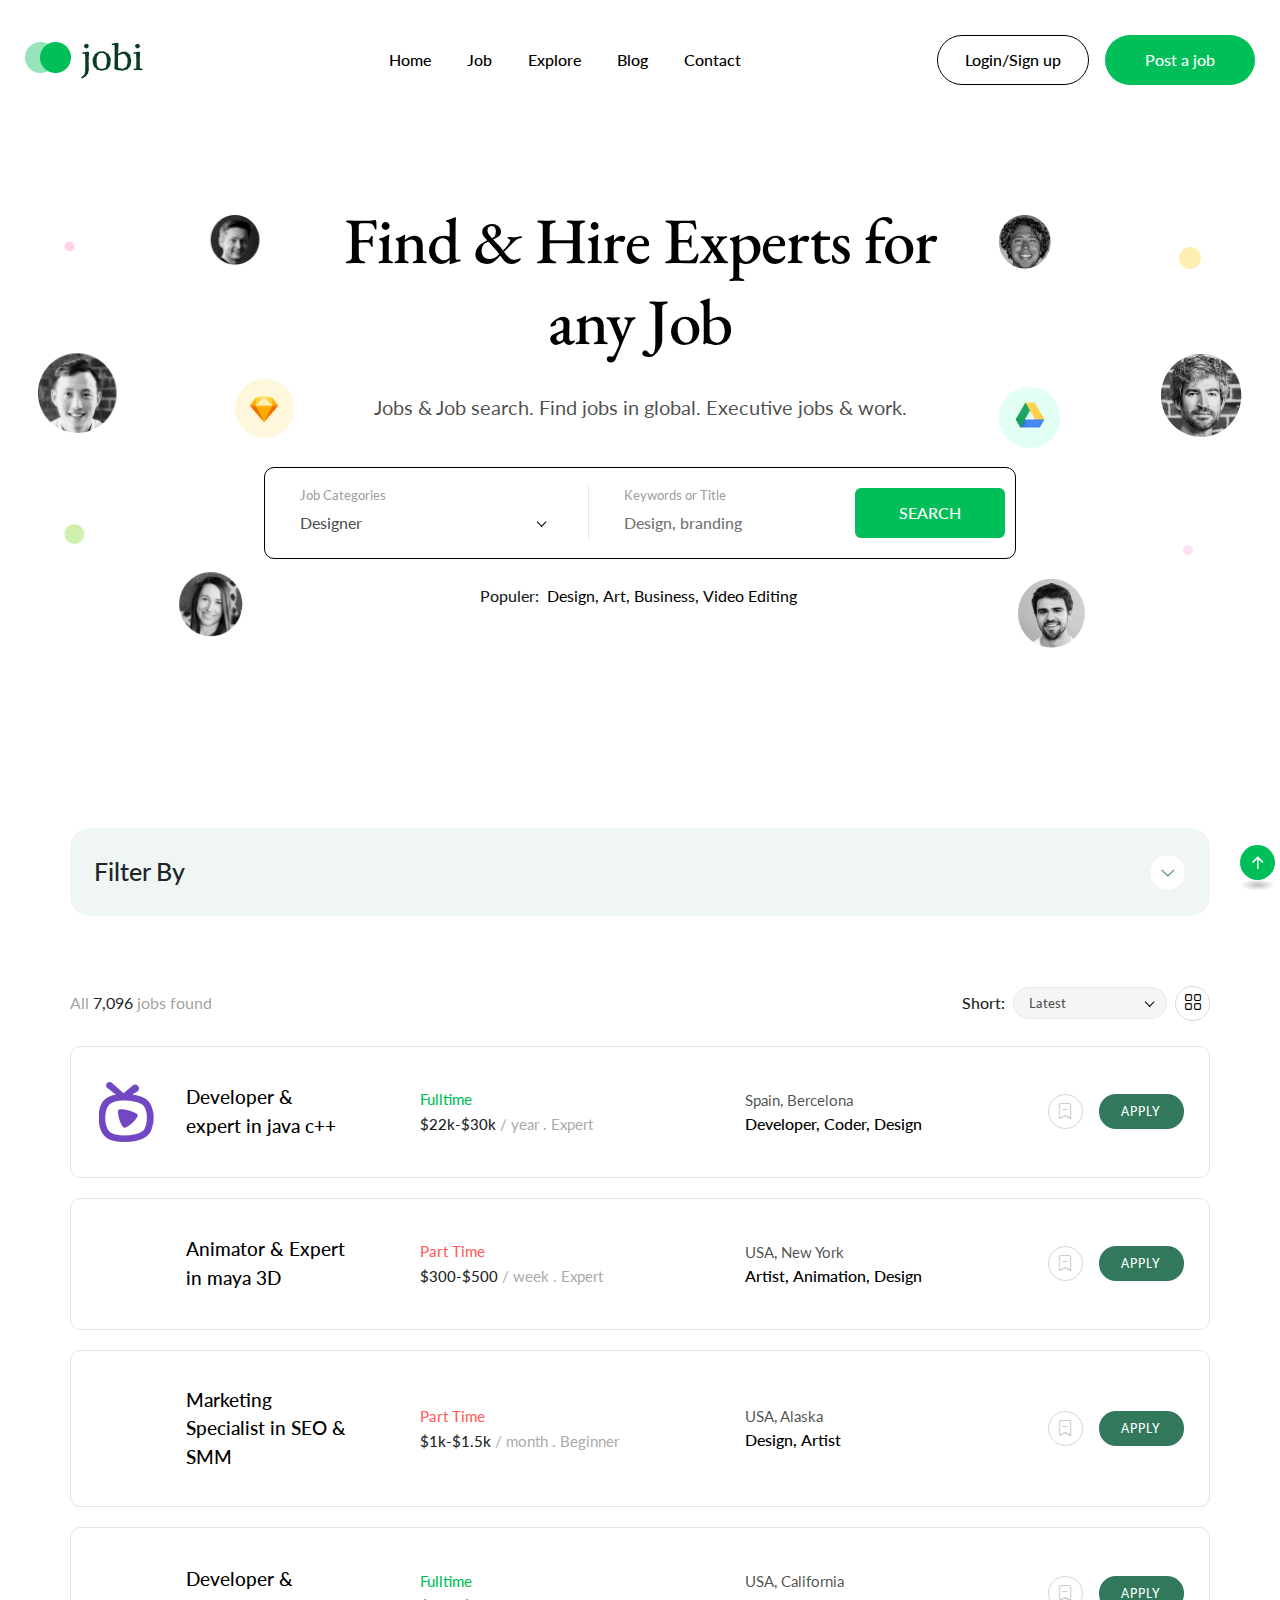
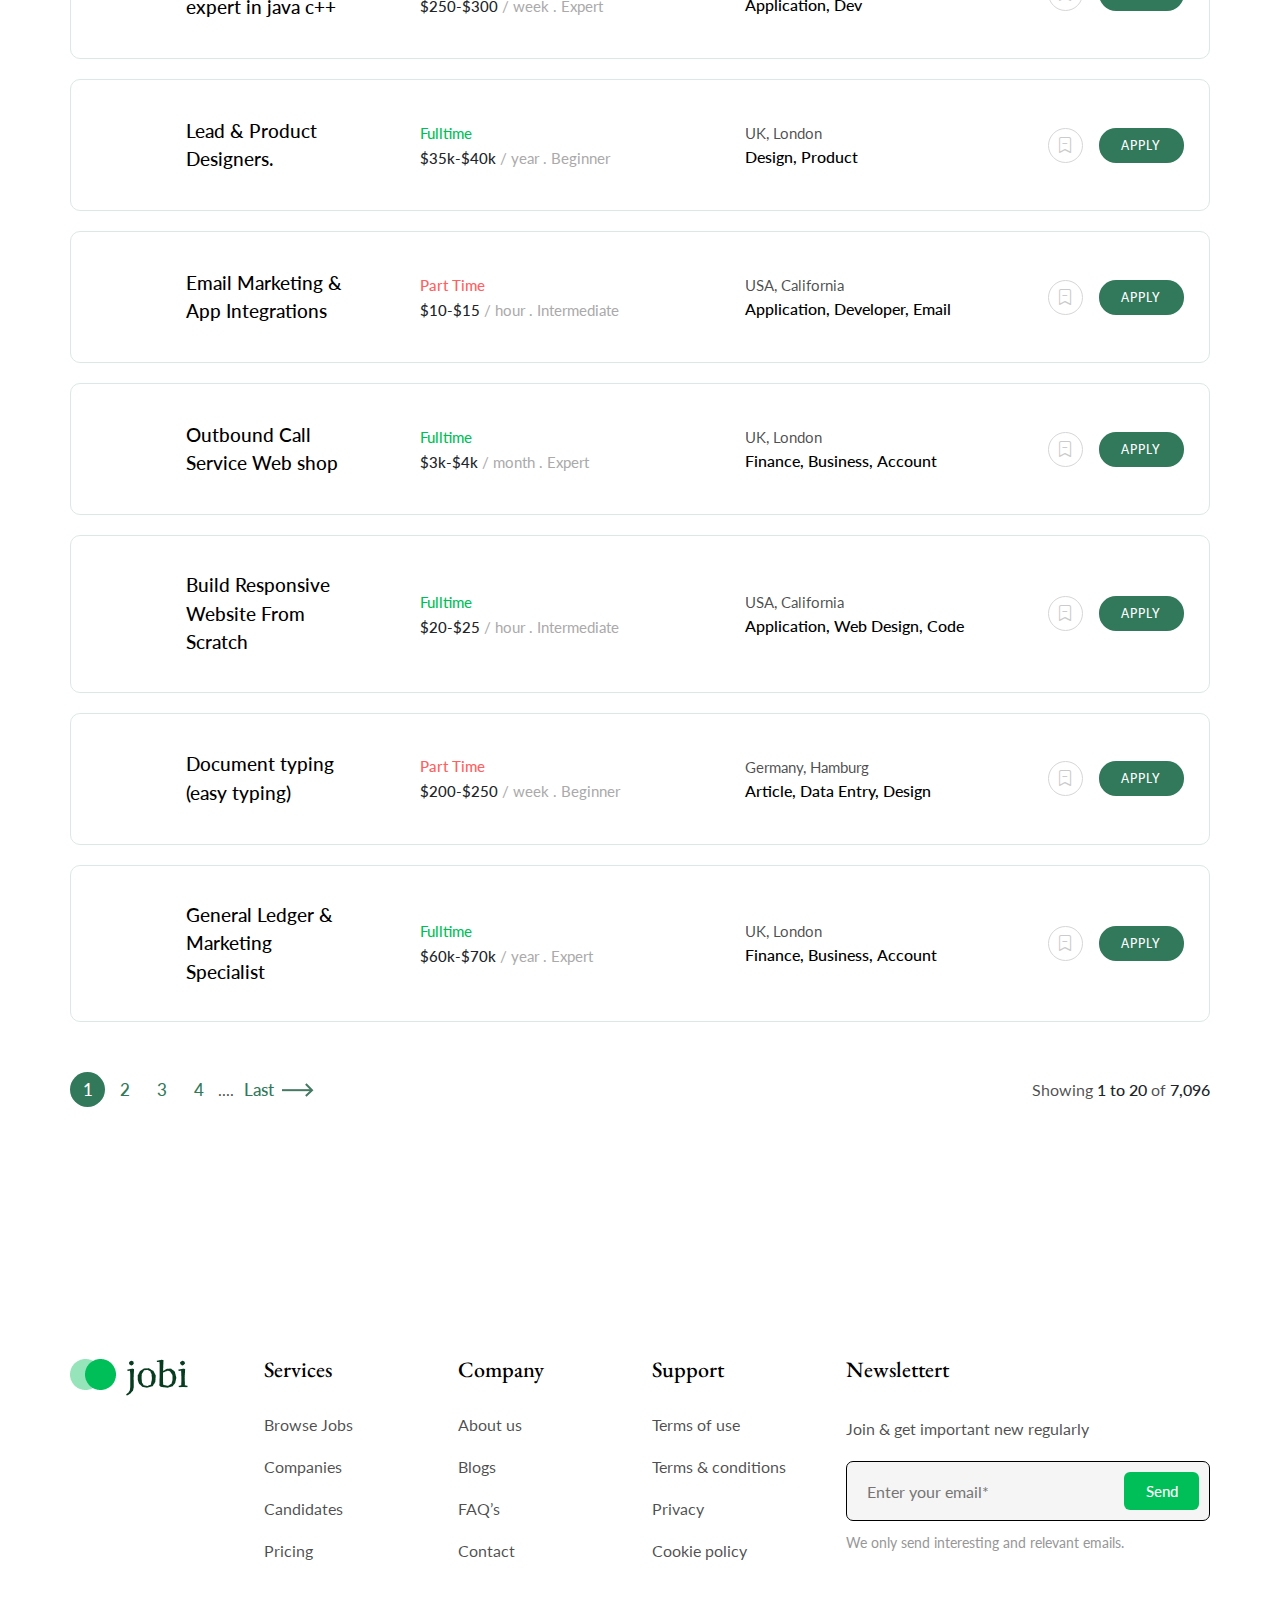
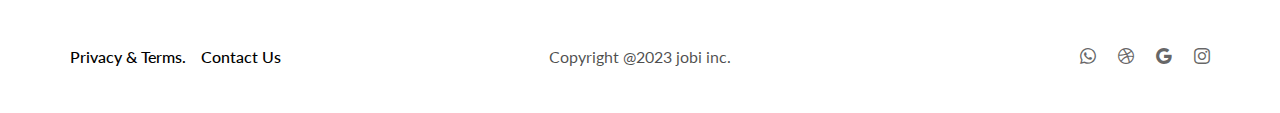
<file: index.html>
<!DOCTYPE html>
<html lang="en">

<head>
	<meta charset="UTF-8">
	<title>RustJobs | Homepage</title>
    <meta name="viewport" content="width=device-width, initial-scale=1.0">
	
	<!-- Bootstrap CSS -->
	<!-- <link rel="stylesheet" type="text/css" href="css/bootstrap.min.css" media="all"> -->
	<!-- Main style sheet -->
	<link rel="stylesheet" type="text/css" href="css/style.css" media="all">
	<!-- media style sheet -->
	<link rel="stylesheet" type="text/css" href="css/media.css" media="all">
</head>

<body>
	<div class="main-page-wrapper">
	
		<header class="theme-main-menu menu-overlay sticky-menu">
			<div class="inner-content position-relative">
				<div class="top-header">
					<div class="d-flex align-items-center justify-content-between">
						<div class="logo order-lg-0">
							<a href="#" class="d-flex align-items-center">
								<img src="images/logo_04.png" alt="">
							</a>
						</div>
						<div class="right-widget ms-auto ms-lg-0 order-lg-2">
							<ul class="d-flex align-items-center style-none">
								<li><a href="#" class="fw-500 login-btn-three dark-style tran3s" data-bs-toggle="modal" data-bs-target="#loginModal">Login/Sign up</a></li>
								<li class="d-none d-md-block ms-3"><a href="#" class="btn-five">Post a job</a></li>
							</ul>
						</div> 
						<nav class="navbar navbar-expand-lg p0 ms-3 ms-lg-5 order-lg-1">
							<button class="navbar-toggler d-block d-lg-none" type="button" data-bs-toggle="collapse"
								data-bs-target="#navbarNav" aria-controls="navbarNav" aria-expanded="false"
								aria-label="Toggle navigation">
								<span></span>
							</button>
							<div class="collapse navbar-collapse" id="navbarNav">
								<ul class="navbar-nav">
									<li class="d-block d-lg-none">
										<div class="logo">
											<a href="#" class="d-block"><img src="images/logo_04.png" alt="" width="100"></a>
										</div>
									</li>
									<li class="nav-item">
										<a class="nav-link" href="#">Home</a>
									</li>
									<li class="nav-item">
										<a class="nav-link" href="#">Job</a>
									</li>
									<li class="nav-item">
										<a class="nav-link" href="#">Explore</a>
									</li>
									<li class="nav-item">
										<a class="nav-link" href="#">Blog</a>
									</li>
									
									<li class="nav-item">
										<a class="nav-link" href="#">Contact</a>
									</li>
									<li class="d-md-none mt-5"><a href="#" class="btn-five w-100">Post a job</a></li>
								</ul>
							</div>
						</nav>
					</div>
				</div> 
			</div>
		</header>

		<div class="hero-banner-seven position-relative pt-200 lg-pt-150 pb-110 md-pb-40">
			<div class="container">
				<div class="position-relative">
					<div class="row">
						<div class="col-xl-7 col-lg-8 m-auto text-center">
							<h1>Find & Hire Experts for any Job</h1>
							<p class="text-md mt-25 mb-40">Jobs & Job search. Find jobs in global. Executive jobs & work.</p>
						</div>
					</div>
					<div class="position-relative">
						<div class="row">
							<div class="col-xxl-7 col-lg-8 col-md-11 m-auto">
								<div class="job-search-one style-two border-style position-relative">
									<form action="#">
										<div class="row align-items-center">
											<div class="col-md-5">
												<div class="input-box">
													<div class="label">Job Categories</div>
													<select class="nice-select lg">
														<option value="1">Designer</option>
														<option value="2">Content creator</option>
														<option value="3">Web Developer</option>
														<option value="4">SEO Guru</option>
														<option value="5">Digital marketer</option>
													</select>
												</div>
											</div>
											<div class="col-md-4">
												<div class="input-box border-left">
													<div class="label">Keywords or Title</div>
													<input type="text" placeholder="Design, branding" class="keyword">
												</div>
											</div>
											<div class="col-md-3 sm-mb-10 sm-mt-10">
												<button class="text-uppercase btn-five border6 tran3s m-auto">Search</button>
											</div>
										</div>
									</form>
                                    <ul class="filter-tags d-flex justify-content-center style-none mt-25 lg-mt-20">
										<li class="fw-500 text-dark me-2">Populer:</li>
										<li><a href="#">Design</a></li>
										<li><a href="#">Art</a></li>
										<li><a href="#">Business</a></li>
										<li><a href="#">Video Editing</a></li>
									</ul>
								</div>
							</div>
						</div>
					</div>
				</div>
			</div>
			<img src="images/lazy.svg" data-src="images/screen_17.png" alt="" class="lazy-img shapes screen01">
			<img src="images/lazy.svg" data-src="images/screen_18.png" alt="" class="lazy-img shapes screen02">
		</div>

		<section class="job-listing-three pt-110 lg-pt-80 pb-160 xl-pb-150 lg-pb-80">
			<div class="container">
                <div class="row">
                    <div class="col-12">
                        <div class="filter-area-tab">
                            <div class="light-bg border-20 ps-4 pe-4">
                                <a class="filter-header border-20 d-block collapsed" data-bs-toggle="collapse" href="#collapseFilterHeader" role="button" aria-expanded="false"><span class="main-title fw-500 text-dark">Filter By</span></a>
                                <div class="collapse border-top" id="collapseFilterHeader">
                                    <div class="pt-25 pb-30">
                                        <div class="row">
                                            <div class="col-lg-3 col-sm-6">
                                                <div class="filter-block pb-50 lg-pb-20">
                                                    <div class="filter-title fw-500 text-dark">Keyword or Title</div>
                                                    <form action="#" class="input-box position-relative">
                                                        <input type="text" placeholder="Search by Keywords">
                                                        <button><i class="bi bi-search"></i></button>
                                                    </form>
                                                </div>
                                            </div>
                                            <div class="col-lg-3 col-sm-6">
                                                <div class="filter-block pb-50 lg-pb-20">
                                                    <div class="filter-title fw-500 text-dark">Category</div>
                                                    <select class="nice-select bg-white">
                                                        <option value="0">Web Design</option>
                                                        <option value="1">Design & Creative </option>
                                                        <option value="2">It & Development</option>
                                                        <option value="3">Web & Mobile Dev</option>
                                                        <option value="4">Writing</option>
                                                        <option value="5">Sales & Marketing</option>
                                                    </select>
                                                </div>
                                            </div>
                                            <div class="col-lg-3 col-sm-6">
                                                <div class="filter-block pb-50 lg-pb-20">
                                                    <div class="filter-title fw-500 text-dark">Location</div>
                                                    <select class="nice-select bg-white">
                                                        <option value="0">Washington DC</option>
                                                        <option value="1">California, CA</option>
                                                        <option value="2">New York</option>
                                                        <option value="3">Miami</option>
                                                    </select>
                                                </div>
                                            </div>
                                            <div class="col-lg-3 col-sm-6">
                                                <div class="filter-block pb-50 lg-pb-20">
                                                    <div class="filter-title fw-500 text-dark">English Fluency</div>
                                                    <select class="nice-select bg-white">
                                                        <option value="0">Basic</option>
                                                        <option value="1">Conversational</option>
                                                        <option value="2" selected>Fluent</option>
                                                        <option value="3">Native/Bilingual</option>
                                                    </select>
                                                </div>
                                            </div>
                                        </div>

                                        <div class="row">
                                            <div class="col-lg-4 col-sm-6">
                                                <div class="filter-block d-xl-flex pb-25">
                                                    <div class="filter-title fw-500 text-dark mt-1">Job Type : </div>
                                                    <div class="main-body ps-xl-4 flex-fill">
                                                        <ul class="style-none filter-input">
                                                            <li>
                                                                <input type="checkbox" name="JobType" value="01">
                                                                <label>Fulltime</label>
                                                            </li>
                                                            <li>
                                                                <input type="checkbox" name="JobType" value="02">
                                                                <label>Hourly-Contract </label>
                                                            </li>
                                                            <li>
                                                                <input type="checkbox" name="JobType" value="03">
                                                                <label>Part-time (20hr/week)</label>
                                                            </li>
                                                            <li>
                                                                <input type="checkbox" name="JobType" value="04">
                                                                <label>Fixed-Price</label>
                                                            </li>
                                                        </ul>
                                                    </div>
                                                </div>
                                            </div>
                                            <div class="col-lg-4 col-sm-6">
                                                <div class="filter-block d-xl-flex pb-25">
                                                    <div class="filter-title fw-500 text-dark mt-1">Experience Level :</div>
                                                    <div class="main-body ps-xl-4 flex-fill">
                                                        <ul class="style-none filter-input">
                                                            <li>
                                                                <input type="checkbox" name="Experience" value="01">
                                                                <label>Beginner (1-3 yrs) </label>
                                                            </li>
                                                            <li>
                                                                <input type="checkbox" name="Experience" value="02">
                                                                <label>Intermediate (1-5 yrs) </label>
                                                            </li>
                                                            <li>
                                                                <input type="checkbox" name="Experience" value="03">
                                                                <label>Expert (1-10 yrs)</label>
                                                            </li>
                                                            <li>
                                                                <input type="checkbox" name="Experience" value="04">
                                                                <label>Internship</label>
                                                            </li>
                                                        </ul>
                                                    </div>
                                                </div>
                                            </div>
                                            <div class="col-lg-4">
                                                <div class="filter-block d-xl-flex pb-25">
                                                    <div class="filter-title fw-500 text-dark mt-1">Salary Range :</div>
                                                    <div class="main-body ps-xl-4 flex-fill">
                                                        <div class="salary-slider">
                                                            <div class="price-input d-flex align-items-center pt-5">
                                                                <div class="field d-flex align-items-center">
                                                                    <input type="number" class="input-min" value="0" readonly>
                                                                </div>
                                                                <div class="pe-1 ps-1">-</div>
                                                                <div class="field d-flex align-items-center">
                                                                    <input type="number" class="input-max" value="300" readonly>
                                                                </div>
                                                                <div class="currency ps-1">USD</div>
                                                            </div>
                                                            <div class="slider">
                                                                <div class="progress"></div>
                                                            </div>
                                                            <div class="range-input mb-10">
                                                                <input type="range" class="range-min" min="0" max="950" value="0" step="10">
                                                                <input type="range" class="range-max" min="0" max="1000" value="300" step="10">
                                                            </div>
                                                        </div>
                                                    </div>
                                                </div>
                                            </div>
                                        </div>
        
                                        <div class="row">
                                            <div class="col-xl-2 m-auto">
                                                <a href="#" class="btn-ten fw-500 text-white w-100 text-center tran3s mt-30 md-mt-10">Apply Filter</a>
                                            </div>
                                        </div>
                                    </div>
                                </div>
                            </div>
                        </div>
                    </div>


					<div class="col-12">
						<div class="job-post-item-wrapper">
							<div class="upper-filter d-flex justify-content-between align-items-center mb-25 mt-70 lg-mt-40">
								<div class="total-job-found">All <span class="text-dark">7,096</span> jobs found</div>
								<div class="d-flex align-items-center">
									<div class="short-filter d-flex align-items-center">
										<div class="text-dark fw-500 me-2">Short:</div>
										<select class="nice-select">
											<option value="0">Latest</option>
											<option value="1">Category</option>
											<option value="2">Job Type</option>
										</select>
									</div>
									<button class="style-changer-btn text-center rounded-circle tran3s ms-2 list-btn" title="Active List"><i class="bi bi-list"></i></button>
									<button class="style-changer-btn text-center rounded-circle tran3s ms-2 grid-btn active" title="Active Grid"><i class="bi bi-grid"></i></button>
								</div>
							</div>

                            <div class="accordion-box list-style show">
								<div class="job-list-one style-two position-relative border-style mb-20">
                                    <div class="row justify-content-between align-items-center">
                                        <div class="col-xl-3 col-lg-4">
                                            <div class="job-title d-flex align-items-center">
                                                <a href="#" class="logo md-mb-20"><img src="images/lazy.svg" data-src="images/media_22.png" alt="" class="lazy-img m-auto"></a>
                                                <a href="#" class="title fw-500 tran3s ps-3 ps-lg-0">Developer & expert in java c++</a>
                                            </div>
                                        </div>
                                        <div class="col-lg-3 col-md-4 col-sm-6 ms-auto">
                                            <a href="#" class="job-duration fw-500">Fulltime</a>
                                            <div class="job-salary"><span class="fw-500 text-dark">$22k-$30k</span> / year . Expert</div>
                                        </div>
                                        <div class="col-lg-3 col-md-4 col-sm-6 ms-auto">
                                            <div class="job-location xs-mt-10">
                                                <a href="#">Spain, Bercelona</a>
                                            </div>
                                            <div class="job-category">
                                                <a href="#">Developer,</a>
                                                <a href="#">Coder,</a>
                                                <a href="#">Design</a>
                                            </div>
                                        </div>
                                        <div class="col-lg-2 col-md-4">
                                            <div class="btn-group d-flex align-items-center justify-content-md-end sm-mt-20">
                                                <a href="#" class="save-btn text-center rounded-circle tran3s me-3" title="Save Job"><i class="bi bi-bookmark-dash"></i></a>
                                                <a href="#" class="apply-btn text-center tran3s">APPLY</a>
                                            </div>
                                        </div>
                                    </div>
                                </div>
								<div class="job-list-one style-two position-relative border-style mb-20">
                                    <div class="row justify-content-between align-items-center">
                                        <div class="col-xl-3 col-lg-4">
                                            <div class="job-title d-flex align-items-center">
                                                <a href="#" class="logo md-mb-20"><img src="images/lazy.svg" data-src="images/media_22.png" alt="" class="lazy-img m-auto"></a>
                                                <a href="#" class="title fw-500 tran3s ps-3 ps-lg-0">Animator & Expert in maya 3D </a>
                                            </div>
                                        </div>
                                        <div class="col-lg-3 col-md-4 col-sm-6 ms-auto">
                                            <a href="#" class="job-duration fw-500 part-time">Part Time</a>
                                            <div class="job-salary"><span class="fw-500 text-dark">$300-$500</span> / week . Expert</div>
                                        </div>
                                        <div class="col-lg-3 col-md-4 col-sm-6 ms-auto">
                                            <div class="job-location xs-mt-10">
                                                <a href="#">USA, New York</a>
                                            </div>
                                            <div class="job-category">
                                                <a href="#">Artist,</a>
                                                <a href="#">Animation,</a>
                                                <a href="#">Design</a>
                                            </div>
                                        </div>
                                        <div class="col-lg-2 col-md-4">
                                            <div class="btn-group d-flex align-items-center justify-content-md-end sm-mt-20">
                                                <a href="#" class="save-btn text-center rounded-circle tran3s me-3" title="Save Job"><i class="bi bi-bookmark-dash"></i></a>
                                                <a href="#" class="apply-btn text-center tran3s">APPLY</a>
                                            </div>
                                        </div>
                                    </div>
                                </div>
                                <div class="job-list-one style-two position-relative border-style mb-20">
                                    <div class="row justify-content-between align-items-center">
                                        <div class="col-xl-3 col-lg-4">
                                            <div class="job-title d-flex align-items-center">
                                                <a href="#" class="logo md-mb-20"><img src="images/lazy.svg" data-src="images/media_22.png" alt="" class="lazy-img m-auto"></a>
                                                <a href="#" class="title fw-500 tran3s ps-3 ps-lg-0">Marketing Specialist in SEO & SMM</a>
                                            </div>
                                        </div>
                                        <div class="col-lg-3 col-md-4 col-sm-6 ms-auto">
                                            <a href="#" class="job-duration fw-500 part-time">Part Time</a>
                                            <div class="job-salary"><span class="fw-500 text-dark">$1k-$1.5k</span> / month . Beginner</div>
                                        </div>
                                        <div class="col-lg-3 col-md-4 col-sm-6 ms-auto">
                                            <div class="job-location xs-mt-10">
                                                <a href="#">USA, Alaska</a>
                                            </div>
                                            <div class="job-category">
                                                <a href="#">Design,</a>
                                                <a href="#">Artist</a>
                                            </div>
                                        </div>
                                        <div class="col-lg-2 col-md-4">
                                            <div class="btn-group d-flex align-items-center justify-content-md-end sm-mt-20">
                                                <a href="#" class="save-btn text-center rounded-circle tran3s me-3" title="Save Job"><i class="bi bi-bookmark-dash"></i></a>
                                                <a href="#" class="apply-btn text-center tran3s">APPLY</a>
                                            </div>
                                        </div>
                                    </div>
                                </div>
                                <div class="job-list-one style-two position-relative border-style mb-20">
                                    <div class="row justify-content-between align-items-center">
                                        <div class="col-xl-3 col-lg-4">
                                            <div class="job-title d-flex align-items-center">
                                                <a href="#" class="logo md-mb-20"><img src="images/lazy.svg" data-src="images/media_22.png" alt="" class="lazy-img m-auto"></a>
                                                <a href="#" class="title fw-500 tran3s ps-3 ps-lg-0">Developer & expert in java c++</a>
                                            </div>
                                        </div>
                                        <div class="col-lg-3 col-md-4 col-sm-6 ms-auto">
                                            <a href="#" class="job-duration fw-500">Fulltime</a>
                                            <div class="job-salary"><span class="fw-500 text-dark">$250-$300</span> / week . Expert</div>
                                        </div>
                                        <div class="col-lg-3 col-md-4 col-sm-6 ms-auto">
                                            <div class="job-location xs-mt-10">
                                                <a href="#">USA, California</a>
                                            </div>
                                            <div class="job-category">
                                                <a href="#">Application,</a>
                                                <a href="#">Dev</a>
                                            </div>
                                        </div>
                                        <div class="col-lg-2 col-md-4">
                                            <div class="btn-group d-flex align-items-center justify-content-md-end sm-mt-20">
                                                <a href="#" class="save-btn text-center rounded-circle tran3s me-3" title="Save Job"><i class="bi bi-bookmark-dash"></i></a>
                                                <a href="#" class="apply-btn text-center tran3s">APPLY</a>
                                            </div>
                                        </div>
                                    </div>
                                </div>
                                <div class="job-list-one style-two position-relative border-style mb-20">
                                    <div class="row justify-content-between align-items-center">
                                        <div class="col-xl-3 col-lg-4">
                                            <div class="job-title d-flex align-items-center">
                                                <a href="#" class="logo md-mb-20"><img src="images/lazy.svg" data-src="images/media_22.png" alt="" class="lazy-img m-auto"></a>
                                                <a href="#" class="title fw-500 tran3s ps-3 ps-lg-0">Lead & Product Designers.</a>
                                            </div>
                                        </div>
                                        <div class="col-lg-3 col-md-4 col-sm-6 ms-auto">
                                            <a href="#" class="job-duration fw-500">Fulltime</a>
                                            <div class="job-salary"><span class="fw-500 text-dark">$35k-$40k</span> / year . Beginner</div>
                                        </div>
                                        <div class="col-lg-3 col-md-4 col-sm-6 ms-auto">
                                            <div class="job-location xs-mt-10">
                                                <a href="#">UK, London</a>
                                            </div>
                                            <div class="job-category">
                                                <a href="#">Design,</a>
                                                <a href="#">Product</a>
                                            </div>
                                        </div>
                                        <div class="col-lg-2 col-md-4">
                                            <div class="btn-group d-flex align-items-center justify-content-md-end sm-mt-20">
                                                <a href="#" class="save-btn text-center rounded-circle tran3s me-3" title="Save Job"><i class="bi bi-bookmark-dash"></i></a>
                                                <a href="#" class="apply-btn text-center tran3s">APPLY</a>
                                            </div>
                                        </div>
                                    </div>
                                </div>
                                <div class="job-list-one style-two position-relative border-style mb-20">
                                    <div class="row justify-content-between align-items-center">
                                        <div class="col-xl-3 col-lg-4">
                                            <div class="job-title d-flex align-items-center">
                                                <a href="#" class="logo md-mb-20"><img src="images/lazy.svg" data-src="images/media_22.png" alt="" class="lazy-img m-auto"></a>
                                                <a href="#" class="title fw-500 tran3s ps-3 ps-lg-0">Email Marketing & App Integrations</a>
                                            </div>
                                        </div>
                                        <div class="col-lg-3 col-md-4 col-sm-6 ms-auto">
                                            <a href="#" class="job-duration fw-500 part-time">Part Time</a>
                                            <div class="job-salary"><span class="fw-500 text-dark">$10-$15</span> / hour . Intermediate</div>
                                        </div>
                                        <div class="col-lg-3 col-md-4 col-sm-6 ms-auto">
                                            <div class="job-location xs-mt-10">
                                                <a href="#">USA, California</a>
                                            </div>
                                            <div class="job-category">
                                                <a href="#">Application,</a>
                                                <a href="#">Developer,</a>
                                                <a href="#">Email</a>
                                            </div>
                                        </div>
                                        <div class="col-lg-2 col-md-4">
                                            <div class="btn-group d-flex align-items-center justify-content-md-end sm-mt-20">
                                                <a href="#" class="save-btn text-center rounded-circle tran3s me-3" title="Save Job"><i class="bi bi-bookmark-dash"></i></a>
                                                <a href="#" class="apply-btn text-center tran3s">APPLY</a>
                                            </div>
                                        </div>
                                    </div>
                                </div>
                                <div class="job-list-one style-two position-relative border-style mb-20">
                                    <div class="row justify-content-between align-items-center">
                                        <div class="col-xl-3 col-lg-4">
                                            <div class="job-title d-flex align-items-center">
                                                <a href="#" class="logo md-mb-20"><img src="images/lazy.svg" data-src="images/media_22.png" alt="" class="lazy-img m-auto"></a>
                                                <a href="#" class="title fw-500 tran3s ps-3 ps-lg-0">Outbound Call Service Web shop </a>
                                            </div>
                                        </div>
                                        <div class="col-lg-3 col-md-4 col-sm-6 ms-auto">
                                            <a href="#" class="job-duration fw-500">Fulltime</a>
                                            <div class="job-salary"><span class="fw-500 text-dark">$3k-$4k</span> / month . Expert</div>
                                        </div>
                                        <div class="col-lg-3 col-md-4 col-sm-6 ms-auto">
                                            <div class="job-location xs-mt-10">
                                                <a href="#">UK, London</a>
                                            </div>
                                            <div class="job-category">
                                                <a href="#">Finance,</a>
                                                <a href="#">Business,</a>
                                                <a href="#">Account</a>
                                            </div>
                                        </div>
                                        <div class="col-lg-2 col-md-4">
                                            <div class="btn-group d-flex align-items-center justify-content-md-end sm-mt-20">
                                                <a href="#" class="save-btn text-center rounded-circle tran3s me-3" title="Save Job"><i class="bi bi-bookmark-dash"></i></a>
                                                <a href="#" class="apply-btn text-center tran3s">APPLY</a>
                                            </div>
                                        </div>
                                    </div>
                                </div>
                                <div class="job-list-one style-two position-relative border-style mb-20">
                                    <div class="row justify-content-between align-items-center">
                                        <div class="col-xl-3 col-lg-4">
                                            <div class="job-title d-flex align-items-center">
                                                <a href="#" class="logo md-mb-20"><img src="images/lazy.svg" data-src="images/media_22.png" alt="" class="lazy-img m-auto"></a>
                                                <a href="#" class="title fw-500 tran3s ps-3 ps-lg-0">Build Responsive Website From Scratch</a>
                                            </div>
                                        </div>
                                        <div class="col-lg-3 col-md-4 col-sm-6 ms-auto">
                                            <a href="#" class="job-duration fw-500">Fulltime</a>
                                            <div class="job-salary"><span class="fw-500 text-dark">$20-$25</span> / hour . Intermediate</div>
                                        </div>
                                        <div class="col-lg-3 col-md-4 col-sm-6 ms-auto">
                                            <div class="job-location xs-mt-10">
                                                <a href="#">USA, California</a>
                                            </div>
                                            <div class="job-category">
                                                <a href="#">Application,</a>
                                                <a href="#">Web Design,</a>
                                                <a href="#">Code</a>
                                            </div>
                                        </div>
                                        <div class="col-lg-2 col-md-4">
                                            <div class="btn-group d-flex align-items-center justify-content-md-end sm-mt-20">
                                                <a href="#" class="save-btn text-center rounded-circle tran3s me-3" title="Save Job"><i class="bi bi-bookmark-dash"></i></a>
                                                <a href="#" class="apply-btn text-center tran3s">APPLY</a>
                                            </div>
                                        </div>
                                    </div>
                                </div>
                                <div class="job-list-one style-two position-relative border-style mb-20">
                                    <div class="row justify-content-between align-items-center">
                                        <div class="col-xl-3 col-lg-4">
                                            <div class="job-title d-flex align-items-center">
                                                <a href="#" class="logo md-mb-20"><img src="images/lazy.svg" data-src="images/media_22.png" alt="" class="lazy-img m-auto"></a>
                                                <a href="#" class="title fw-500 tran3s ps-3 ps-lg-0">Document typing (easy typing)</a>
                                            </div>
                                        </div>
                                        <div class="col-lg-3 col-md-4 col-sm-6 ms-auto">
                                            <a href="#" class="job-duration fw-500 part-time">Part Time</a>
                                            <div class="job-salary"><span class="fw-500 text-dark">$200-$250</span> / week . Beginner</div>
                                        </div>
                                        <div class="col-lg-3 col-md-4 col-sm-6 ms-auto">
                                            <div class="job-location xs-mt-10">
                                                <a href="#">Germany, Hamburg</a>
                                            </div>
                                            <div class="job-category">
                                                <a href="#">Article,</a>
                                                <a href="#">Data Entry,</a>
                                                <a href="#">Design</a>
                                            </div>
                                        </div>
                                        <div class="col-lg-2 col-md-4">
                                            <div class="btn-group d-flex align-items-center justify-content-md-end sm-mt-20">
                                                <a href="#" class="save-btn text-center rounded-circle tran3s me-3" title="Save Job"><i class="bi bi-bookmark-dash"></i></a>
                                                <a href="#" class="apply-btn text-center tran3s">APPLY</a>
                                            </div>
                                        </div>
                                    </div>
                                </div>
                                <div class="job-list-one style-two position-relative border-style mb-20">
                                    <div class="row justify-content-between align-items-center">
                                        <div class="col-xl-3 col-lg-4">
                                            <div class="job-title d-flex align-items-center">
                                                <a href="#" class="logo md-mb-20"><img src="images/lazy.svg" data-src="images/media_22.png" alt="" class="lazy-img m-auto"></a>
                                                <a href="#" class="title fw-500 tran3s ps-3 ps-lg-0">General Ledger & Marketing Specialist</a>
                                            </div>
                                        </div>
                                        <div class="col-lg-3 col-md-4 col-sm-6 ms-auto">
                                            <a href="#" class="job-duration fw-500">Fulltime</a>
                                            <div class="job-salary"><span class="fw-500 text-dark">$60k-$70k</span> / year . Expert</div>
                                        </div>
                                        <div class="col-lg-3 col-md-4 col-sm-6 ms-auto">
                                            <div class="job-location xs-mt-10">
                                                <a href="#">UK, London</a>
                                            </div>
                                            <div class="job-category">
                                                <a href="#">Finance,</a>
                                                <a href="#">Business,</a>
                                                <a href="#">Account</a>
                                            </div>
                                        </div>
                                        <div class="col-lg-2 col-md-4">
                                            <div class="btn-group d-flex align-items-center justify-content-md-end sm-mt-20">
                                                <a href="#" class="save-btn text-center rounded-circle tran3s me-3" title="Save Job"><i class="bi bi-bookmark-dash"></i></a>
                                                <a href="#" class="apply-btn text-center tran3s">APPLY</a>
                                            </div>
                                        </div>
                                    </div>
                                </div>
							</div>
                            
							<div class="accordion-box grid-style">
								<div class="row">
									<div class="col-lg-4 mb-30">
										<div class="job-list-two style-two position-relative">
											<a href="#" class="logo"><img src="images/lazy.svg" data-src="images/media_22.png" alt="" class="lazy-img m-auto"></a>
											<a href="#" class="save-btn text-center rounded-circle tran3s" title="Save Job"><i class="bi bi-bookmark-dash"></i></a>
											<div><a href="#" class="job-duration fw-500">Fulltime</a></div>
											<div><a href="#" class="title fw-500 tran3s">Lead designer & expert in maya 3D</a></div>
											<div class="job-salary"><span class="fw-500 text-dark">$300-$450</span> / Week</div>
											<div class="d-flex align-items-center justify-content-between mt-auto">
												<div class="job-location"><a href="#">USA, California</a></div>
												<a href="#" class="apply-btn text-center tran3s">APPLY</a>
											</div>
										</div>
									</div>
									<div class="col-lg-4 mb-30">
										<div class="job-list-two style-two position-relative">
											<a href="#" class="logo"><img src="images/lazy.svg" data-src="images/media_22.png" alt="" class="lazy-img m-auto"></a>
											<a href="#" class="save-btn text-center rounded-circle tran3s" title="Save Job"><i class="bi bi-bookmark-dash"></i></a>
											<div><a href="#" class="job-duration fw-500 part-time">Part-time</a></div>
											<div><a href="#" class="title fw-500 tran3s">Developer & expert in c++ & java.</a></div>
											<div class="job-salary"><span class="fw-500 text-dark">$10-$15</span> / Hour</div>
											<div class="d-flex align-items-center justify-content-between mt-auto">
												<div class="job-location"><a href="#">USA, Alaska</a></div>
												<a href="#" class="apply-btn text-center tran3s">APPLY</a>
											</div>
										</div>
									</div>
									<div class="col-lg-4 mb-30">
										<div class="job-list-two style-two position-relative">
											<a href="#" class="logo"><img src="images/lazy.svg" data-src="images/media_22.png" alt="" class="lazy-img m-auto"></a>
											<a href="#" class="save-btn text-center rounded-circle tran3s" title="Save Job"><i class="bi bi-bookmark-dash"></i></a>
											<div><a href="#" class="job-duration fw-500 part-time">Part-time</a></div>
											<div><a href="#" class="title fw-500 tran3s">Marketing specialist in SEO & Affiliate. </a></div>
											<div class="job-salary"><span class="fw-500 text-dark">$40k</span> / Yearly</div>
											<div class="d-flex align-items-center justify-content-between mt-auto">
												<div class="job-location"><a href="#">AUS, Sydney</a></div>
												<a href="#" class="apply-btn text-center tran3s">APPLY</a>
											</div>
										</div>
									</div>
									<div class="col-lg-4 mb-30">
										<div class="job-list-two style-two position-relative">
											<a href="#" class="logo"><img src="images/lazy.svg" data-src="images/media_22.png" alt="" class="lazy-img m-auto"></a>
											<a href="#" class="save-btn text-center rounded-circle tran3s" title="Save Job"><i class="bi bi-bookmark-dash"></i></a>
											<div><a href="#" class="job-duration fw-500">Fulltime</a></div>
											<div><a href="#" class="title fw-500 tran3s">Lead & Product & Web Designer.</a></div>
											<div class="job-salary"><span class="fw-500 text-dark">$2k-3k</span> / Month</div>
											<div class="d-flex align-items-center justify-content-between mt-auto">
												<div class="job-location"><a href="#">UAE, Dubai</a></div>
												<a href="#" class="apply-btn text-center tran3s">APPLY</a>
											</div>
										</div>
									</div>
									<div class="col-lg-4 mb-30">
										<div class="job-list-two style-two position-relative">
											<a href="#" class="logo"><img src="images/lazy.svg" data-src="images/media_22.png" alt="" class="lazy-img m-auto"></a>
											<a href="#" class="save-btn text-center rounded-circle tran3s" title="Save Job"><i class="bi bi-bookmark-dash"></i></a>
											<div><a href="#" class="job-duration fw-500">Fulltime</a></div>
											<div><a href="#" class="title fw-500 tran3s">Hotel Manager with PHD in Hms.</a></div>
											<div class="job-salary"><span class="fw-500 text-dark">$40k-$60k</span> / Year</div>
											<div class="d-flex align-items-center justify-content-between mt-auto">
												<div class="job-location"><a href="#">UK, London</a></div>
												<a href="#" class="apply-btn text-center tran3s">APPLY</a>
											</div>
										</div>
									</div>
									<div class="col-lg-4 mb-30">
										<div class="job-list-two style-two position-relative">
											<a href="#" class="logo"><img src="images/lazy.svg" data-src="images/media_22.png" alt="" class="lazy-img m-auto"></a>
											<a href="#" class="save-btn text-center rounded-circle tran3s" title="Save Job"><i class="bi bi-bookmark-dash"></i></a>
											<div><a href="#" class="job-duration fw-500 part-time">Part-time</a></div>
											<div><a href="#" class="title fw-500 tran3s">Interactive Designer.</a></div>
											<div class="job-salary"><span class="fw-500 text-dark">$30-$35</span> / Hour</div>
											<div class="d-flex align-items-center justify-content-between mt-auto">
												<div class="job-location"><a href="#">Milan, Italy</a></div>
												<a href="#" class="apply-btn text-center tran3s">APPLY</a>
											</div>
										</div>
									</div>
									<div class="col-lg-4 mb-30">
										<div class="job-list-two style-two position-relative">
											<a href="#" class="logo"><img src="images/lazy.svg" data-src="images/media_22.png" alt="" class="lazy-img m-auto"></a>
											<a href="#" class="save-btn text-center rounded-circle tran3s" title="Save Job"><i class="bi bi-bookmark-dash"></i></a>
											<div><a href="#" class="job-duration fw-500 part-time">Part-time</a></div>
											<div><a href="#" class="title fw-500 tran3s">Accountant Bookkeeper Financial Reporting</a></div>
											<div class="job-salary"><span class="fw-500 text-dark">$300-$450</span> / Week</div>
											<div class="d-flex align-items-center justify-content-between mt-auto">
												<div class="job-location"><a href="#">US, Alaska</a></div>
												<a href="#" class="apply-btn text-center tran3s">APPLY</a>
											</div>
										</div>
									</div>
									<div class="col-lg-4 mb-30">
										<div class="job-list-two style-two position-relative">
											<a href="#" class="logo"><img src="images/lazy.svg" data-src="images/media_22.png" alt="" class="lazy-img m-auto"></a>
											<a href="#" class="save-btn text-center rounded-circle tran3s" title="Save Job"><i class="bi bi-bookmark-dash"></i></a>
											<div><a href="#" class="job-duration fw-500">Fulltime</a></div>
											<div><a href="#" class="title fw-500 tran3s">Personal assistants/ ARC readers needed</a></div>
											<div class="job-salary"><span class="fw-500 text-dark">$2000</span> / Month</div>
											<div class="d-flex align-items-center justify-content-between mt-auto">
												<div class="job-location"><a href="#">Rome, Italy</a></div>
												<a href="#" class="apply-btn text-center tran3s">APPLY</a>
											</div>
										</div>
									</div>
									<div class="col-lg-4 mb-30">
										<div class="job-list-two style-two position-relative">
											<a href="#" class="logo"><img src="images/lazy.svg" data-src="images/media_22.png" alt="" class="lazy-img m-auto"></a>
											<a href="#" class="save-btn text-center rounded-circle tran3s" title="Save Job"><i class="bi bi-bookmark-dash"></i></a>
											<div><a href="#" class="job-duration fw-500">Fulltime</a></div>
											<div><a href="#" class="title fw-500 tran3s">Hotel Manager with PHD in Hms.</a></div>
											<div class="job-salary"><span class="fw-500 text-dark">$40k-$60k</span> / Year</div>
											<div class="d-flex align-items-center justify-content-between mt-auto">
												<div class="job-location"><a href="#">US, New York</a></div>
												<a href="#" class="apply-btn text-center tran3s">APPLY</a>
											</div>
										</div>
									</div>
									<div class="col-lg-4 mb-30">
										<div class="job-list-two style-two position-relative">
											<a href="#" class="logo"><img src="images/lazy.svg" data-src="images/media_22.png" alt="" class="lazy-img m-auto"></a>
											<a href="#" class="save-btn text-center rounded-circle tran3s" title="Save Job"><i class="bi bi-bookmark-dash"></i></a>
											<div><a href="#" class="job-duration fw-500 part-time">Part-time</a></div>
											<div><a href="#" class="title fw-500 tran3s">Amazon Product Research</a></div>
											<div class="job-salary"><span class="fw-500 text-dark">$15-$20</span> / Hour</div>
											<div class="d-flex align-items-center justify-content-between mt-auto">
												<div class="job-location"><a href="#">Germany, Hamburg</a></div>
												<a href="#" class="apply-btn text-center tran3s">APPLY</a>
											</div>
										</div>
									</div>
                                    <div class="col-lg-4 mb-30">
										<div class="job-list-two style-two position-relative">
											<a href="#" class="logo"><img src="images/lazy.svg" data-src="images/media_22.png" alt="" class="lazy-img m-auto"></a>
											<a href="#" class="save-btn text-center rounded-circle tran3s" title="Save Job"><i class="bi bi-bookmark-dash"></i></a>
											<div><a href="#" class="job-duration fw-500 part-time">Part-time</a></div>
											<div><a href="#" class="title fw-500 tran3s">Developer & expert in c++ & java.</a></div>
											<div class="job-salary"><span class="fw-500 text-dark">$10-$15</span> / Hour</div>
											<div class="d-flex align-items-center justify-content-between mt-auto">
												<div class="job-location"><a href="#">USA, Alaska</a></div>
												<a href="#" class="apply-btn text-center tran3s">APPLY</a>
											</div>
										</div>
									</div>
									<div class="col-lg-4 mb-30">
										<div class="job-list-two style-two position-relative">
											<a href="#" class="logo"><img src="images/lazy.svg" data-src="images/media_22.png" alt="" class="lazy-img m-auto"></a>
											<a href="#" class="save-btn text-center rounded-circle tran3s" title="Save Job"><i class="bi bi-bookmark-dash"></i></a>
											<div><a href="#" class="job-duration fw-500 part-time">Part-time</a></div>
											<div><a href="#" class="title fw-500 tran3s">Marketing specialist in SEO & Affiliate. </a></div>
											<div class="job-salary"><span class="fw-500 text-dark">$40k</span> / Yearly</div>
											<div class="d-flex align-items-center justify-content-between mt-auto">
												<div class="job-location"><a href="#">AUS, Sydney</a></div>
												<a href="#" class="apply-btn text-center tran3s">APPLY</a>
											</div>
										</div>
									</div>
								</div>
							</div>
							<!-- /.accordion-box -->

							<div class="pt-30 lg-pt-20 d-sm-flex align-items-center justify-content-between">
								<p class="m0 order-sm-last text-center text-sm-start xs-pb-20">Showing <span class="text-dark fw-500">1 to 20</span> of <span class="text-dark fw-500">7,096</span></p>
								<ul class="pagination-one d-flex align-items-center justify-content-center justify-content-sm-start style-none">
									<li class="active"><a href="#">1</a></li>
									<li><a href="#">2</a></li>
									<li><a href="#">3</a></li>
									<li><a href="#">4</a></li>
									<li>....</li>
									<li class="ms-2"><a href="#" class="d-flex align-items-center">Last <img src="images/icon_50.svg" alt="" class="ms-2"></a></li>
								</ul>
							</div>
						</div>
						<!-- /.job-post-item-wrapper -->
					</div>
					<!-- /.col- -->
                </div>
            </div>
		</section>
		
		<div class="footer-one">
			<div class="container">
				<div class="inner-wrapper">
					<div class="row">
						<div class="col-lg-2 col-md-3 footer-intro mb-15">
							<div class="logo mb-15">
								<a href="#" class="d-flex align-items-center">
									<img src="images/logo_04.png" alt="">
								</a>
							</div> 
							<img src="images/lazy.svg" data-src="images/shape_28.svg" alt="" class="lazy-img mt-80 sm-mt-30 sm-mb-20">
							<!-- logo -->
						</div>
						<div class="col-lg-2 col-md-3 col-sm-4 mb-20">
							<h5 class="footer-title">Services​</h5>
							<ul class="footer-nav-link style-none">
								<li><a href="#">Browse Jobs</a></li>
								<li><a href="#">Companies</a></li>
								<li><a href="#">Candidates</a></li>
								<li><a href="#">Pricing</a></li>
							</ul>
						</div>
						<div class="col-lg-2 col-md-3 col-sm-4 mb-20">
							<h5 class="footer-title">Company</h5>
							<ul class="footer-nav-link style-none">
								<li><a href="#">About us</a></li>
								<li><a href="#">Blogs</a></li>
								<li><a href="#">FAQ’s</a></li>
								<li><a href="#">Contact</a></li>
							</ul>
						</div>
						<div class="col-lg-2 col-md-3 col-sm-4 mb-20">
							<h5 class="footer-title">Support</h5>
							<ul class="footer-nav-link style-none">
								<li><a href="#">Terms of use</a></li>
								<li><a href="#">Terms & conditions</a></li>
								<li><a href="#">Privacy</a></li>
								<li><a href="#">Cookie policy</a></li>
							</ul>
						</div>
						<div class="col-lg-4 mb-20 footer-newsletter">
							<h5 class="footer-title">Newslettert</h5>
							<p>Join & get important new regularly</p>
							<form action="#" class="d-flex border-style">
								<input type="email" placeholder="Enter your email*">
								<button>Send</button>
							</form>
							<p class="note">We only send interesting and relevant emails.</p>
						</div>
					</div>
				</div>
			</div>
			<div class="bottom-footer">
				<div class="container">
					<div class="row align-items-center">
						<div class="col-lg-4 order-lg-3 mb-15">
							<ul class="style-none d-flex order-lg-last justify-content-center justify-content-lg-end social-icon">
								<li><a href="#"><i class="bi bi-whatsapp"></i></a></li>
								<li><a href="#"><i class="bi bi-dribbble"></i></a></li>
								<li><a href="#"><i class="bi bi-google"></i></a></li>
								<li><a href="#"><i class="bi bi-instagram"></i></a></li>
							</ul>
						</div>
						<div class="col-lg-4 order-lg-1 mb-15">
							<ul class="d-flex style-none bottom-nav justify-content-center justify-content-lg-start">
								<li><a href="#">Privacy & Terms.</a></li>
								<li><a href="#"> Contact Us</a></li>
							</ul>
						</div>
						<div class="col-lg-4 order-lg-2">
							<p class="text-center mb-15">Copyright @2023 jobi inc.</p>
						</div>
					</div>
				</div>
			</div>
		</div>



		 


		<button class="scroll-top">
			<i class="bi bi-arrow-up-short"></i>
		</button>

		<!-- jQuery -->
		<script src="js/jquery.min.js"></script>
		<!-- Bootstrap JS -->
		<script src="js/bootstrap.bundle.min.js"></script>
		<script src="js/jquery.lazy.min.js"></script>
		<script src="js/jquery.nice-select.min.js"></script>
		<script src="js/theme.js"></script>

	</div>
</body>

</html>
</file>
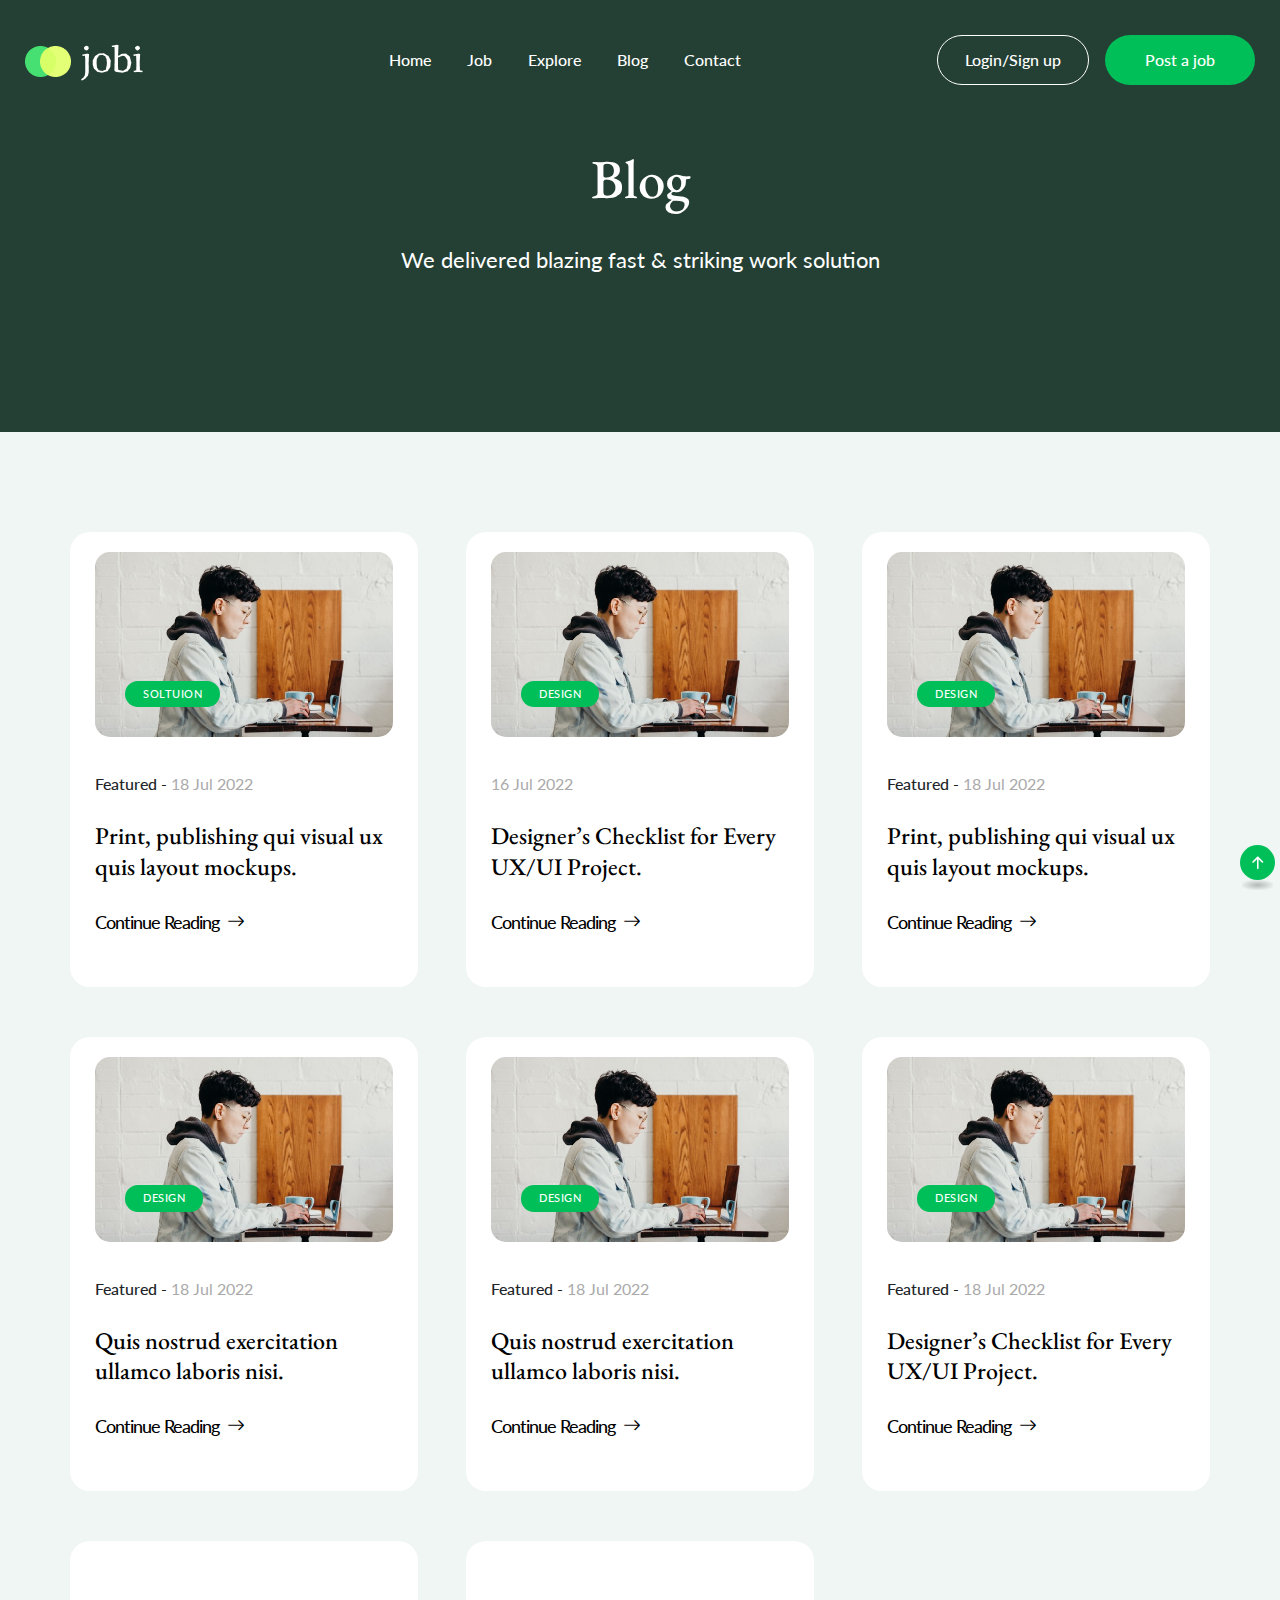
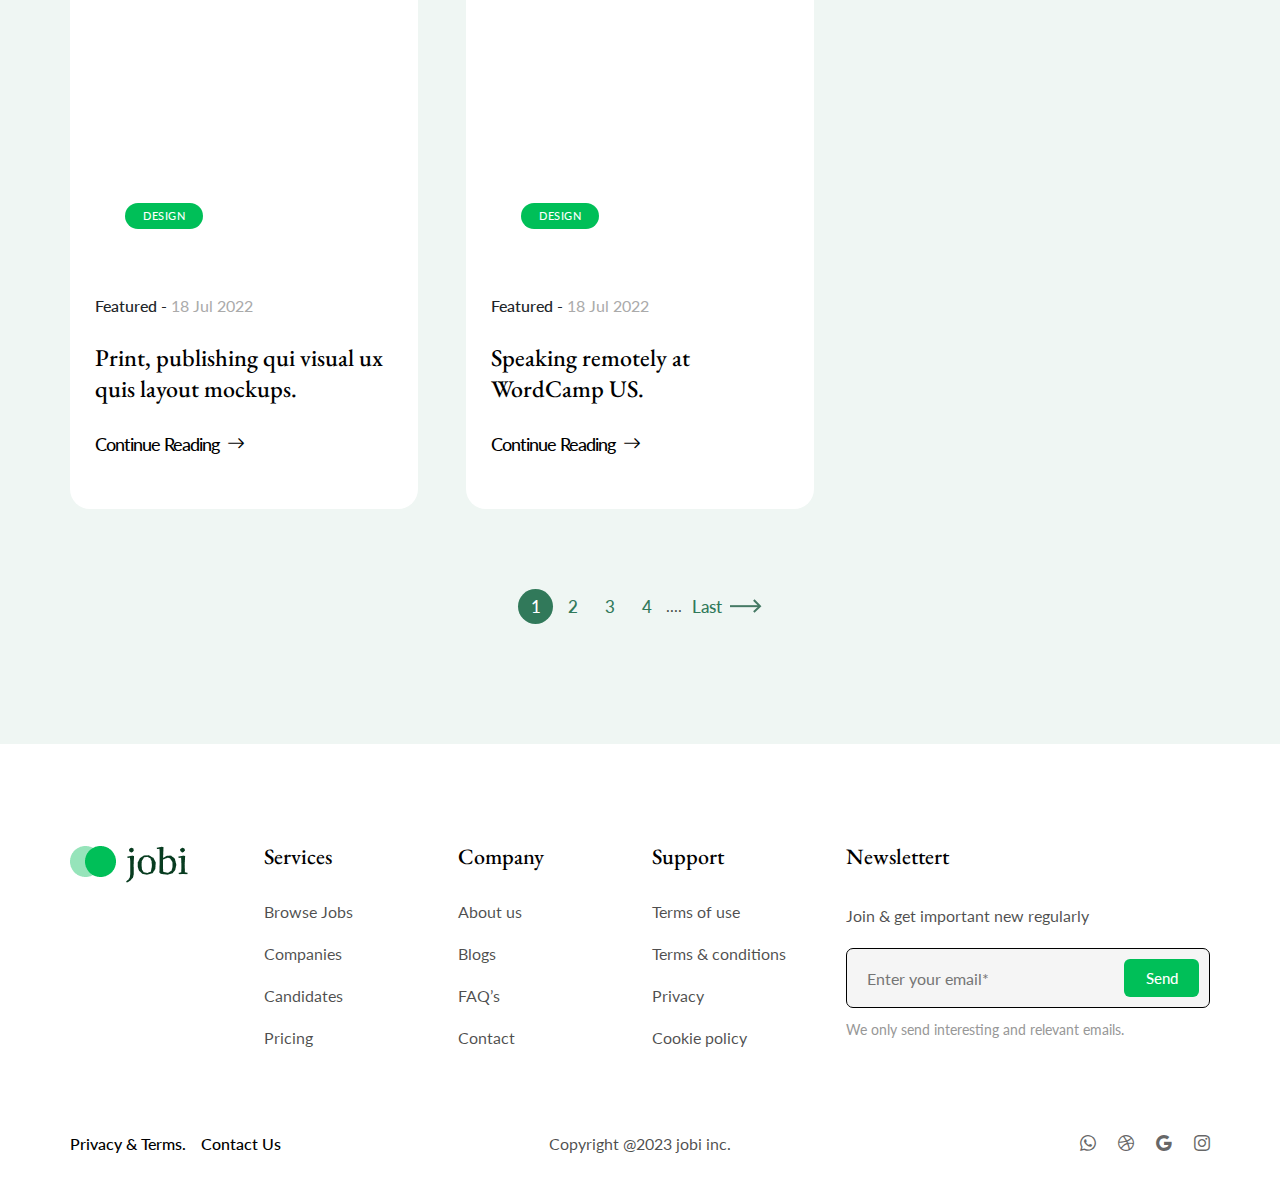
<file: blog.html>
<!DOCTYPE html>
<html lang="en">

<head>
	<meta charset="UTF-8">
	<title>RustJobs | Homepage</title>
    <meta name="viewport" content="width=device-width, initial-scale=1.0">
	
	<!-- Bootstrap CSS -->
	<!-- <link rel="stylesheet" type="text/css" href="css/bootstrap.min.css" media="all"> -->
	<!-- Main style sheet -->
	<link rel="stylesheet" type="text/css" href="css/style.css" media="all">
	<!-- media style sheet -->
	<link rel="stylesheet" type="text/css" href="css/media.css" media="all">
</head>

<body>
	<div class="main-page-wrapper">
	
		<header class="theme-main-menu menu-overlay menu-style-one sticky-menu">
			<div class="inner-content position-relative">
				<div class="top-header">
					<div class="d-flex align-items-center justify-content-between">
						<div class="logo order-lg-0">
							<a href="#" class="d-flex align-items-center">
								<img src="images/logo_01.png" alt="">
							</a>
						</div>
						<div class="right-widget ms-auto ms-lg-0 order-lg-2">
							<ul class="d-flex align-items-center style-none">
								<li><a href="#" class="fw-500 login-btn-three dark-style tran3s" data-bs-toggle="modal" data-bs-target="#loginModal">Login/Sign up</a></li>
								<li class="d-none d-md-block ms-3"><a href="#" class="btn-five">Post a job</a></li>
							</ul>
						</div> 
						<nav class="navbar navbar-expand-lg p0 ms-3 ms-lg-5 order-lg-1">
							<button class="navbar-toggler d-block d-lg-none" type="button" data-bs-toggle="collapse"
								data-bs-target="#navbarNav" aria-controls="navbarNav" aria-expanded="false"
								aria-label="Toggle navigation">
								<span></span>
							</button>
							<div class="collapse navbar-collapse" id="navbarNav">
								<ul class="navbar-nav">
									<li class="d-block d-lg-none">
										<div class="logo">
											<a href="#" class="d-block"><img src="images/logo_04.png" alt="" width="100"></a>
										</div>
									</li>
									<li class="nav-item">
										<a class="nav-link" href="#">Home</a>
									</li>
									<li class="nav-item">
										<a class="nav-link" href="#">Job</a>
									</li>
									<li class="nav-item">
										<a class="nav-link" href="#">Explore</a>
									</li>
									<li class="nav-item">
										<a class="nav-link" href="#">Blog</a>
									</li>
									
									<li class="nav-item">
										<a class="nav-link" href="#">Contact</a>
									</li>
									<li class="d-md-none mt-5"><a href="#" class="btn-five w-100">Post a job</a></li>
								</ul>
							</div>
						</nav>
					</div>
				</div> 
			</div>
		</header>

		<div class="inner-banner-one position-relative">
			<div class="container">
				<div class="position-relative">
					<div class="row">
						<div class="col-xl-6 m-auto text-center">
							<div class="title-two">
                                <h2 class="text-white">Blog</h2>
                            </div>
							<p class="text-lg text-white mt-30 lg-mt-20 mb-35 lg-mb-20">We delivered blazing fast & striking work solution</p>
						</div>
					</div>

				</div>
			</div>
			
		</div>

		<section class="blog-section bg-color pt-100 lg-pt-80 pb-120 lg-pb-80">
			<div class="container">
                <div class="row gx-xl-5">
                    <div class="col-md-4">
                        <article class="blog-meta-two box-layout mb-50 lg-mb-30">
                            <figure class="post-img m0">
                                <a href="#" class="w-100 d-block"><img src="images/lazy.svg" data-src="images/blog_img_24.jpg" alt="" class="lazy-img w-100 tran4s"></a>
                                <a href="#" class="tags fw-500">Soltuion</a>
                            </figure>
                            <div class="post-data mt-35">
                                <div class="date"><span class="fw-500 text-dark">Featured -</span> <a href="#">18 Jul 2022</a></div>
                                <a href="#"><h4 class="tran3s blog-title">Print, publishing qui visual ux quis layout mockups.</h4></a>
                                <a href="#" class="continue-btn tran3s d-flex align-items-center">
                                    <span class="fw-500 me-2">Continue Reading</span>
                                    <i class="bi bi-arrow-right"></i>
                                </a>
                            </div>
                        </article>
                        <!-- /.blog-meta-two -->
                    </div>
                    <div class="col-md-4">
                        <article class="blog-meta-two box-layout mb-50 lg-mb-30">
                            <figure class="post-img m0">
                                <a href="#" class="w-100 d-block"><img src="images/lazy.svg" data-src="images/blog_img_24.jpg" alt="" class="lazy-img w-100 tran4s"></a>
                                <a href="#" class="tags fw-500">DESIGN</a>
                            </figure>
                            <div class="post-data mt-35">
                                <div class="date"><a href="#">16 Jul 2022</a></div>
                                <a href="#"><h4 class="tran3s blog-title">Designer’s Checklist for Every UX/UI Project.</h4></a>
                                <a href="#" class="continue-btn tran3s d-flex align-items-center">
                                    <span class="fw-500 me-2">Continue Reading</span>
                                    <i class="bi bi-arrow-right"></i>
                                </a>
                            </div>
                        </article>
                        <!-- /.blog-meta-two -->
                    </div>
                    <div class="col-md-4">
                        <article class="blog-meta-two box-layout mb-50 lg-mb-30">
                            <figure class="post-img m0">
                                <a href="#" class="w-100 d-block"><img src="images/lazy.svg" data-src="images/blog_img_24.jpg" alt="" class="lazy-img w-100 tran4s"></a>
                                <a href="#" class="tags fw-500">DESIGN</a>
                            </figure>
                            <div class="post-data mt-35">
                                <div class="date"><span class="fw-500 text-dark">Featured -</span> <a href="#">18 Jul 2022</a></div>
                                <a href="#"><h4 class="tran3s blog-title">Print, publishing qui visual ux quis layout mockups.</h4></a>
                                <a href="#" class="continue-btn tran3s d-flex align-items-center">
                                    <span class="fw-500 me-2">Continue Reading</span>
                                    <i class="bi bi-arrow-right"></i>
                                </a>
                            </div>
                        </article>
                        <!-- /.blog-meta-two -->
                    </div>
                    <div class="col-md-4">
                        <article class="blog-meta-two box-layout mb-50 lg-mb-30">
                            <figure class="post-img m0">
                                <a href="#" class="w-100 d-block"><img src="images/lazy.svg" data-src="images/blog_img_24.jpg" alt="" class="lazy-img w-100 tran4s"></a>
                                <a href="#" class="tags fw-500">DESIGN</a>
                            </figure>
                            <div class="post-data mt-35">
                                <div class="date"><span class="fw-500 text-dark">Featured -</span> <a href="#">18 Jul 2022</a></div>
                                <a href="#"><h4 class="tran3s blog-title">Quis nostrud exercitation ullamco laboris nisi.</h4></a>
                                <a href="#" class="continue-btn tran3s d-flex align-items-center">
                                    <span class="fw-500 me-2">Continue Reading</span>
                                    <i class="bi bi-arrow-right"></i>
                                </a>
                            </div>
                        </article>
                        <!-- /.blog-meta-two -->
                    </div>
                    <div class="col-md-4">
                        <article class="blog-meta-two box-layout mb-50 lg-mb-30">
                            <figure class="post-img m0">
                                <a href="#" class="w-100 d-block"><img src="images/lazy.svg" data-src="images/blog_img_24.jpg" alt="" class="lazy-img w-100 tran4s"></a>
                                <a href="#" class="tags fw-500">DESIGN</a>
                            </figure>
                            <div class="post-data mt-35">
                                <div class="date"><span class="fw-500 text-dark">Featured -</span> <a href="#">18 Jul 2022</a></div>
                                <a href="#"><h4 class="tran3s blog-title">Quis nostrud exercitation ullamco laboris nisi.</h4></a>
                                <a href="#" class="continue-btn tran3s d-flex align-items-center">
                                    <span class="fw-500 me-2">Continue Reading</span>
                                    <i class="bi bi-arrow-right"></i>
                                </a>
                            </div>
                        </article>
                        <!-- /.blog-meta-two -->
                    </div>
                    <div class="col-md-4">
                        <article class="blog-meta-two box-layout mb-50 lg-mb-30">
                            <figure class="post-img m0">
                                <a href="#" class="w-100 d-block"><img src="images/lazy.svg" data-src="images/blog_img_24.jpg" alt="" class="lazy-img w-100 tran4s"></a>
                                <a href="#" class="tags fw-500">DESIGN</a>
                            </figure>
                            <div class="post-data mt-35">
                                <div class="date"><span class="fw-500 text-dark">Featured -</span> <a href="#">18 Jul 2022</a></div>
                                <a href="#"><h4 class="tran3s blog-title">Designer’s Checklist for Every UX/UI Project.</h4></a>
                                <a href="#" class="continue-btn tran3s d-flex align-items-center">
                                    <span class="fw-500 me-2">Continue Reading</span>
                                    <i class="bi bi-arrow-right"></i>
                                </a>
                            </div>
                        </article>
                        <!-- /.blog-meta-two -->
                    </div>
                    <div class="col-md-4">
                        <article class="blog-meta-two box-layout mb-50 lg-mb-30">
                            <figure class="post-img m0">
                                <a href="#" class="w-100 d-block"><img src="images/lazy.svg" data-src="images/blog_img_24.jpg" alt="" class="lazy-img w-100 tran4s"></a>
                                <a href="#" class="tags fw-500">DESIGN</a>
                            </figure>
                            <div class="post-data mt-35">
                                <div class="date"><span class="fw-500 text-dark">Featured -</span> <a href="#">18 Jul 2022</a></div>
                                <a href="#"><h4 class="tran3s blog-title">Print, publishing qui visual ux quis layout mockups.</h4></a>
                                <a href="#" class="continue-btn tran3s d-flex align-items-center">
                                    <span class="fw-500 me-2">Continue Reading</span>
                                    <i class="bi bi-arrow-right"></i>
                                </a>
                            </div>
                        </article>
                        <!-- /.blog-meta-two -->
                    </div>
                    <div class="col-md-4">
                        <article class="blog-meta-two box-layout mb-50 lg-mb-30">
                            <figure class="post-img m0">
                                <a href="#" class="w-100 d-block"><img src="images/lazy.svg" data-src="images/blog_img_24.jpg" alt="" class="lazy-img w-100 tran4s"></a>
                                <a href="#" class="tags fw-500">DESIGN</a>
                            </figure>
                            <div class="post-data mt-35">
                                <div class="date"><span class="fw-500 text-dark">Featured -</span> <a href="#">18 Jul 2022</a></div>
                                <a href="#"><h4 class="tran3s blog-title">Speaking remotely at WordCamp US.</h4></a>
                                <a href="#" class="continue-btn tran3s d-flex align-items-center">
                                    <span class="fw-500 me-2">Continue Reading</span>
                                    <i class="bi bi-arrow-right"></i>
                                </a>
                            </div>
                        </article>
                        <!-- /.blog-meta-two -->
                    </div>
                </div>
                <ul class="pagination-one d-flex align-items-center justify-content-center style-none pt-30">
                    <li class="active"><a href="#">1</a></li>
                    <li><a href="#">2</a></li>
                    <li><a href="#">3</a></li>
                    <li><a href="#">4</a></li>
                    <li>....</li>
                    <li class="ms-2"><a href="#" class="d-flex align-items-center">Last <img src="images/icon_50.svg" alt="" class="ms-2"></a></li>
                </ul>
            </div>
		</section>
		
		<div class="footer-one">
			<div class="container">
				<div class="inner-wrapper">
					<div class="row">
						<div class="col-lg-2 col-md-3 footer-intro mb-15">
							<div class="logo mb-15">
								<a href="#" class="d-flex align-items-center">
									<img src="images/logo_04.png" alt="">
								</a>
							</div> 
							<img src="images/lazy.svg" data-src="images/shape_28.svg" alt="" class="lazy-img mt-80 sm-mt-30 sm-mb-20">
							<!-- logo -->
						</div>
						<div class="col-lg-2 col-md-3 col-sm-4 mb-20">
							<h5 class="footer-title">Services​</h5>
							<ul class="footer-nav-link style-none">
								<li><a href="#">Browse Jobs</a></li>
								<li><a href="#">Companies</a></li>
								<li><a href="#">Candidates</a></li>
								<li><a href="#">Pricing</a></li>
							</ul>
						</div>
						<div class="col-lg-2 col-md-3 col-sm-4 mb-20">
							<h5 class="footer-title">Company</h5>
							<ul class="footer-nav-link style-none">
								<li><a href="#">About us</a></li>
								<li><a href="#">Blogs</a></li>
								<li><a href="#">FAQ’s</a></li>
								<li><a href="#">Contact</a></li>
							</ul>
						</div>
						<div class="col-lg-2 col-md-3 col-sm-4 mb-20">
							<h5 class="footer-title">Support</h5>
							<ul class="footer-nav-link style-none">
								<li><a href="#">Terms of use</a></li>
								<li><a href="#">Terms & conditions</a></li>
								<li><a href="#">Privacy</a></li>
								<li><a href="#">Cookie policy</a></li>
							</ul>
						</div>
						<div class="col-lg-4 mb-20 footer-newsletter">
							<h5 class="footer-title">Newslettert</h5>
							<p>Join & get important new regularly</p>
							<form action="#" class="d-flex border-style">
								<input type="email" placeholder="Enter your email*">
								<button>Send</button>
							</form>
							<p class="note">We only send interesting and relevant emails.</p>
						</div>
					</div>
				</div>
			</div>
			<div class="bottom-footer">
				<div class="container">
					<div class="row align-items-center">
						<div class="col-lg-4 order-lg-3 mb-15">
							<ul class="style-none d-flex order-lg-last justify-content-center justify-content-lg-end social-icon">
								<li><a href="#"><i class="bi bi-whatsapp"></i></a></li>
								<li><a href="#"><i class="bi bi-dribbble"></i></a></li>
								<li><a href="#"><i class="bi bi-google"></i></a></li>
								<li><a href="#"><i class="bi bi-instagram"></i></a></li>
							</ul>
						</div>
						<div class="col-lg-4 order-lg-1 mb-15">
							<ul class="d-flex style-none bottom-nav justify-content-center justify-content-lg-start">
								<li><a href="#">Privacy & Terms.</a></li>
								<li><a href="#"> Contact Us</a></li>
							</ul>
						</div>
						<div class="col-lg-4 order-lg-2">
							<p class="text-center mb-15">Copyright @2023 jobi inc.</p>
						</div>
					</div>
				</div>
			</div>
		</div>



		 


		<button class="scroll-top">
			<i class="bi bi-arrow-up-short"></i>
		</button>

		<!-- jQuery -->
		<script src="js/jquery.min.js"></script>
		<!-- Bootstrap JS -->
		<script src="js/bootstrap.bundle.min.js"></script>
		<script src="js/jquery.lazy.min.js"></script>
		<script src="js/jquery.nice-select.min.js"></script>
		<script src="js/theme.js"></script>

	</div>
</body>

</html>
</file>
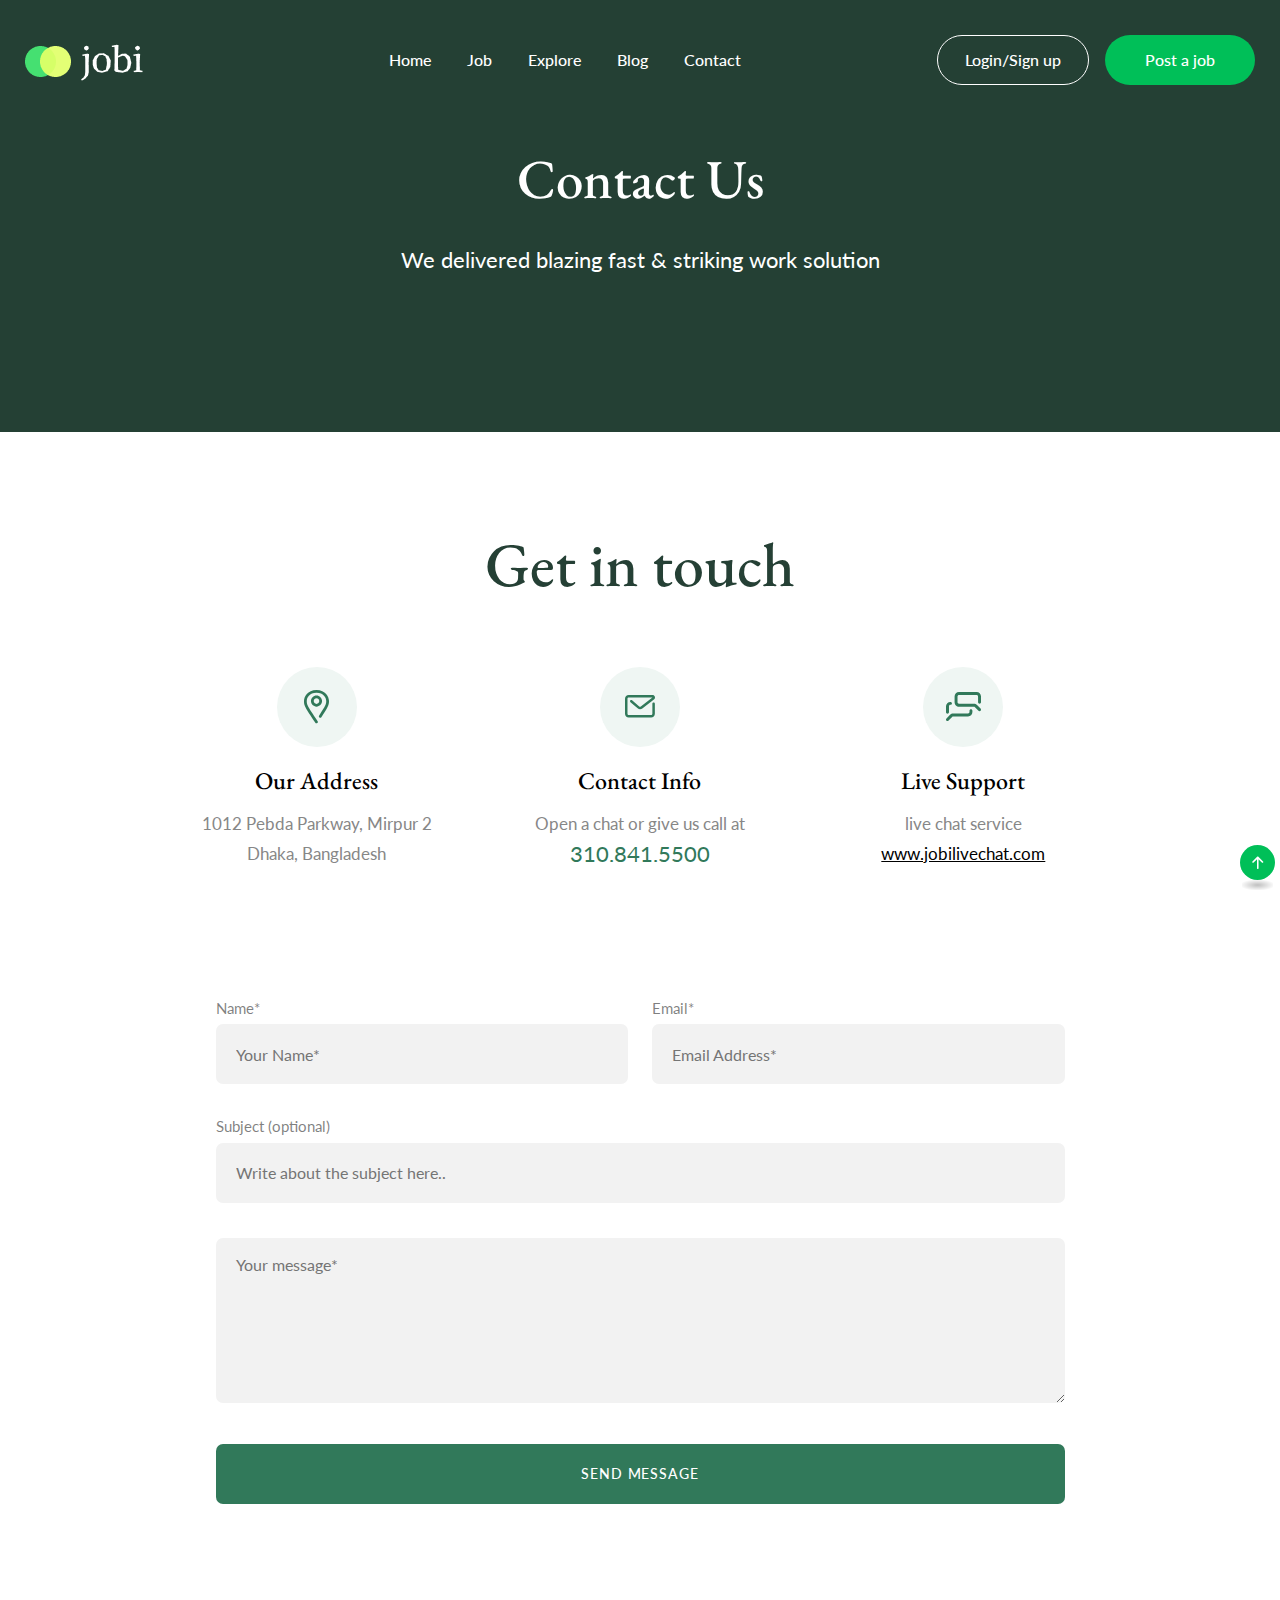
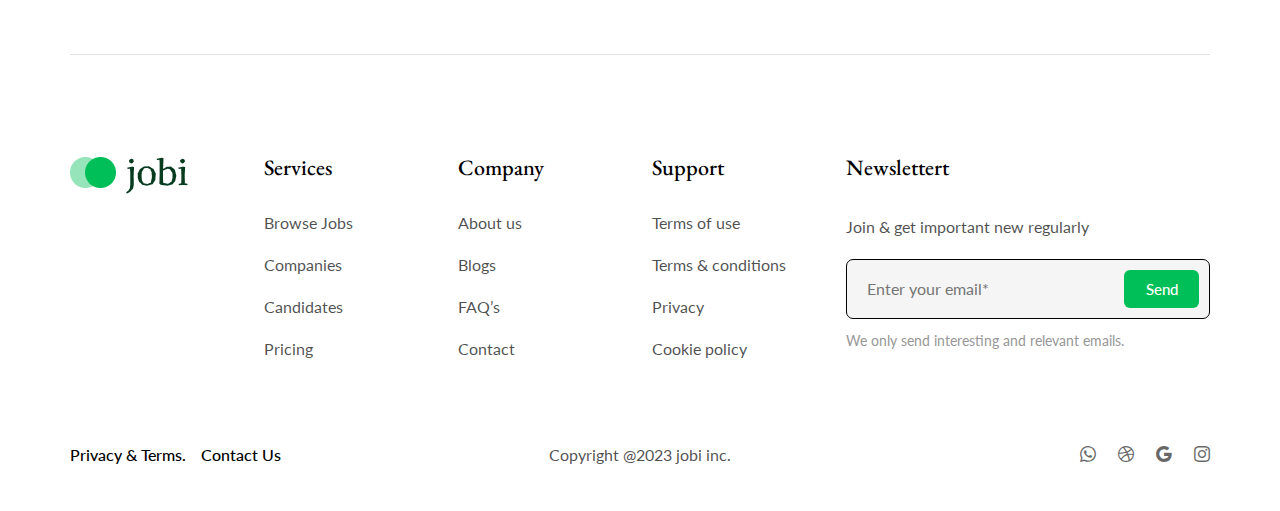
<file: contact.html>
<!DOCTYPE html>
<html lang="en">

<head>
	<meta charset="UTF-8">
	<title>RustJobs | Homepage</title>
    <meta name="viewport" content="width=device-width, initial-scale=1.0">
	
	<!-- Bootstrap CSS -->
	<!-- <link rel="stylesheet" type="text/css" href="css/bootstrap.min.css" media="all"> -->
	<!-- Main style sheet -->
	<link rel="stylesheet" type="text/css" href="css/style.css" media="all">
	<!-- media style sheet -->
	<link rel="stylesheet" type="text/css" href="css/media.css" media="all">
</head>

<body>
	<div class="main-page-wrapper">
	
		<header class="theme-main-menu menu-overlay menu-style-one sticky-menu">
			<div class="inner-content position-relative">
				<div class="top-header">
					<div class="d-flex align-items-center justify-content-between">
						<div class="logo order-lg-0">
							<a href="#" class="d-flex align-items-center">
								<img src="images/logo_01.png" alt="">
							</a>
						</div>
						<div class="right-widget ms-auto ms-lg-0 order-lg-2">
							<ul class="d-flex align-items-center style-none">
								<li><a href="#" class="fw-500 login-btn-three dark-style tran3s" data-bs-toggle="modal" data-bs-target="#loginModal">Login/Sign up</a></li>
								<li class="d-none d-md-block ms-3"><a href="#" class="btn-five">Post a job</a></li>
							</ul>
						</div> 
						<nav class="navbar navbar-expand-lg p0 ms-3 ms-lg-5 order-lg-1">
							<button class="navbar-toggler d-block d-lg-none" type="button" data-bs-toggle="collapse"
								data-bs-target="#navbarNav" aria-controls="navbarNav" aria-expanded="false"
								aria-label="Toggle navigation">
								<span></span>
							</button>
							<div class="collapse navbar-collapse" id="navbarNav">
								<ul class="navbar-nav">
									<li class="d-block d-lg-none">
										<div class="logo">
											<a href="#" class="d-block"><img src="images/logo_04.png" alt="" width="100"></a>
										</div>
									</li>
									<li class="nav-item">
										<a class="nav-link" href="#">Home</a>
									</li>
									<li class="nav-item">
										<a class="nav-link" href="#">Job</a>
									</li>
									<li class="nav-item">
										<a class="nav-link" href="#">Explore</a>
									</li>
									<li class="nav-item">
										<a class="nav-link" href="#">Blog</a>
									</li>
									
									<li class="nav-item">
										<a class="nav-link" href="#">Contact</a>
									</li>
									<li class="d-md-none mt-5"><a href="#" class="btn-five w-100">Post a job</a></li>
								</ul>
							</div>
						</nav>
					</div>
				</div> 
			</div>
		</header>

		<div class="inner-banner-one position-relative">
			<div class="container">
				<div class="position-relative">
					<div class="row">
						<div class="col-xl-6 m-auto text-center">
							<div class="title-two">
                                <h2 class="text-white">Contact Us</h2>
                            </div>
							<p class="text-lg text-white mt-30 lg-mt-20 mb-35 lg-mb-20">We delivered blazing fast & striking work solution</p>
						</div>
					</div>

				</div>
			</div>
			
		</div>


		<section class="contact-us-section pt-100 lg-pt-80">
			<div class="container">
                <div class="border-bottom pb-150 lg-pb-80">
                    <div class="title-one text-center mb-70 lg-mb-40">
                        <h2>Get in touch</h2>
                    </div>
                    <div class="row">
						<div class="col-xl-10 m-auto">
							<div class="row">
								<div class="col-md-4">
									<div class="address-block-one text-center mb-40 wow fadeInUp">
										<div class="icon rounded-circle d-flex align-items-center justify-content-center m-auto"><img src="images/icon_57.svg" alt=""></div>
										<h5 class="title">Our Address</h5>
										<p>1012 Pebda Parkway, Mirpur 2 <br>Dhaka, Bangladesh</p>
									</div> <!-- /.address-block-one -->
								</div>
								<div class="col-md-4">
									<div class="address-block-one text-center mb-40 wow fadeInUp">
										<div class="icon rounded-circle d-flex align-items-center justify-content-center m-auto"><img src="images/icon_58.svg" alt=""></div>
										<h5 class="title">Contact Info</h5>
										<p>Open a chat or give us call at <br><a href="tel:310.841.5500" class="call">310.841.5500</a></p>
									</div> <!-- /.address-block-one -->
								</div>
								<div class="col-md-4">
									<div class="address-block-one text-center mb-40 wow fadeInUp">
										<div class="icon rounded-circle d-flex align-items-center justify-content-center m-auto"><img src="images/icon_59.svg" alt=""></div>
										<h5 class="title">Live Support</h5>
										<p>live chat service <br><a href="#" class="webaddress">www.jobilivechat.com</a></p>
									</div> <!-- /.address-block-one -->
								</div>
							</div>
						</div>
					</div>

                    <div class="row">
						<div class="col-xl-9 m-auto">
							<div class="form-style-one mt-85 lg-mt-50 wow fadeInUp">
								<form class="contact-form">
									<div class="messages"></div>
									<div class="row controls">
										<div class="col-sm-6">
											<div class="input-group-meta form-group mb-30">
												<label for="">Name*</label>
												<input type="text" placeholder="Your Name*" name="name" required="required" >
											</div>
										</div>
										<div class="col-sm-6">
											<div class="input-group-meta form-group mb-30">
												<label for="">Email*</label>
												<input type="email" placeholder="Email Address*" name="email" required="required">
											</div>
										</div>
										<div class="col-12">
											<div class="input-group-meta form-group mb-35">
												<label for="">Subject (optional)</label>
												<input type="text" placeholder="Write about the subject here.." name="subject" >
											</div>
										</div>
										<div class="col-12">
											<div class="input-group-meta form-group mb-35">
												<textarea placeholder="Your message*" name="message" required="required" ></textarea>
											</div>
										</div>
										<div class="col-12"><button class="btn-eleven fw-500 tran3s d-block">Send Message</button></div>
									</div>
								</form>
							</div>
						</div>
					</div>
                </div>
            </div>
		</section>
		<div class="footer-one">
			<div class="container">
				<div class="inner-wrapper">
					<div class="row">
						<div class="col-lg-2 col-md-3 footer-intro mb-15">
							<div class="logo mb-15">
								<a href="#" class="d-flex align-items-center">
									<img src="images/logo_04.png" alt="">
								</a>
							</div> 
							<img src="images/lazy.svg" data-src="images/shape_28.svg" alt="" class="lazy-img mt-80 sm-mt-30 sm-mb-20">
						</div>
						<div class="col-lg-2 col-md-3 col-sm-4 mb-20">
							<h5 class="footer-title">Services​</h5>
							<ul class="footer-nav-link style-none">
								<li><a href="#">Browse Jobs</a></li>
								<li><a href="#">Companies</a></li>
								<li><a href="#">Candidates</a></li>
								<li><a href="#">Pricing</a></li>
							</ul>
						</div>
						<div class="col-lg-2 col-md-3 col-sm-4 mb-20">
							<h5 class="footer-title">Company</h5>
							<ul class="footer-nav-link style-none">
								<li><a href="#">About us</a></li>
								<li><a href="#">Blogs</a></li>
								<li><a href="#">FAQ’s</a></li>
								<li><a href="#">Contact</a></li>
							</ul>
						</div>
						<div class="col-lg-2 col-md-3 col-sm-4 mb-20">
							<h5 class="footer-title">Support</h5>
							<ul class="footer-nav-link style-none">
								<li><a href="#">Terms of use</a></li>
								<li><a href="#">Terms & conditions</a></li>
								<li><a href="#">Privacy</a></li>
								<li><a href="#">Cookie policy</a></li>
							</ul>
						</div>
						<div class="col-lg-4 mb-20 footer-newsletter">
							<h5 class="footer-title">Newslettert</h5>
							<p>Join & get important new regularly</p>
							<form action="#" class="d-flex border-style">
								<input type="email" placeholder="Enter your email*">
								<button>Send</button>
							</form>
							<p class="note">We only send interesting and relevant emails.</p>
						</div>
					</div>
				</div>
			</div>
			<div class="bottom-footer">
				<div class="container">
					<div class="row align-items-center">
						<div class="col-lg-4 order-lg-3 mb-15">
							<ul class="style-none d-flex order-lg-last justify-content-center justify-content-lg-end social-icon">
								<li><a href="#"><i class="bi bi-whatsapp"></i></a></li>
								<li><a href="#"><i class="bi bi-dribbble"></i></a></li>
								<li><a href="#"><i class="bi bi-google"></i></a></li>
								<li><a href="#"><i class="bi bi-instagram"></i></a></li>
							</ul>
						</div>
						<div class="col-lg-4 order-lg-1 mb-15">
							<ul class="d-flex style-none bottom-nav justify-content-center justify-content-lg-start">
								<li><a href="#">Privacy & Terms.</a></li>
								<li><a href="#"> Contact Us</a></li>
							</ul>
						</div>
						<div class="col-lg-4 order-lg-2">
							<p class="text-center mb-15">Copyright @2023 jobi inc.</p>
						</div>
					</div>
				</div>
			</div>
		</div>



		 


		<button class="scroll-top">
			<i class="bi bi-arrow-up-short"></i>
		</button>

		<!-- jQuery -->
		<script src="js/jquery.min.js"></script>
		<!-- Bootstrap JS -->
		<script src="js/bootstrap.bundle.min.js"></script>
		<script src="js/jquery.lazy.min.js"></script>
		<script src="js/jquery.nice-select.min.js"></script>
		<script src="js/theme.js"></script>

	</div>
</body>

</html>
</file>
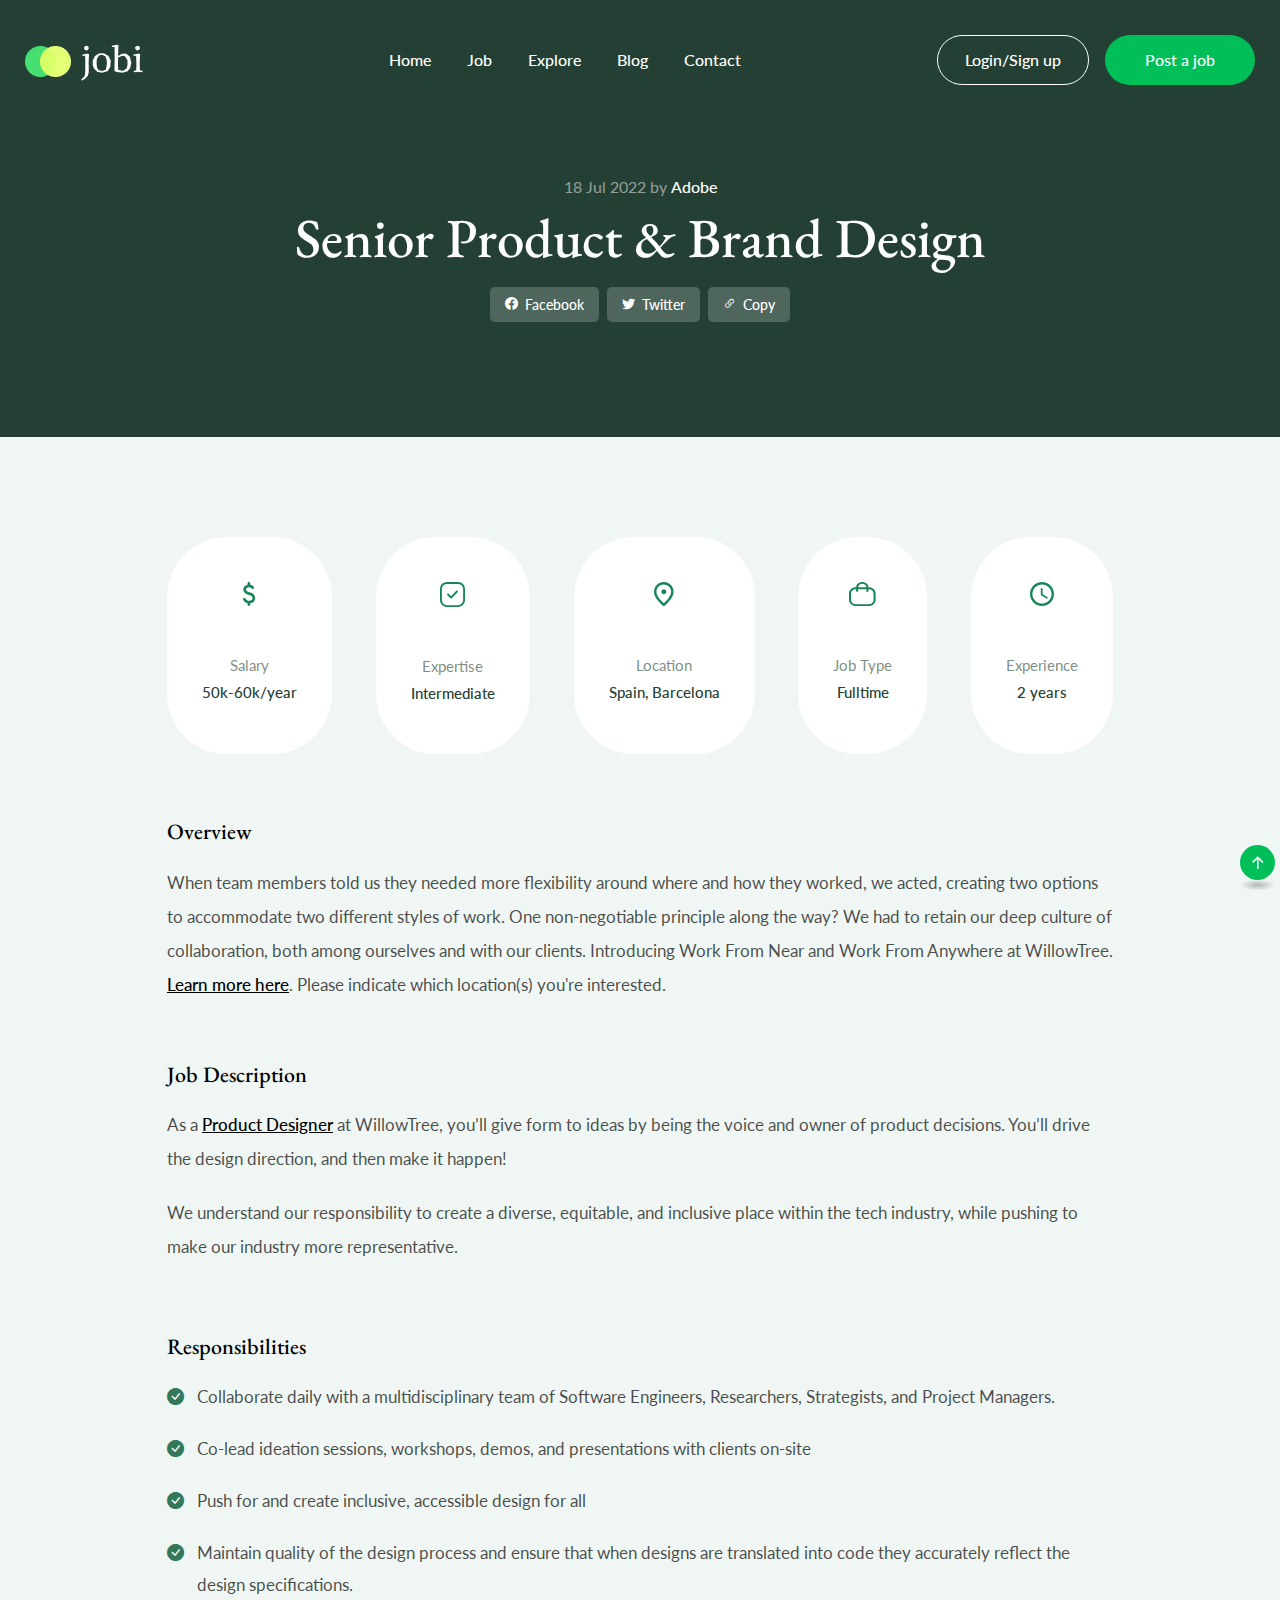
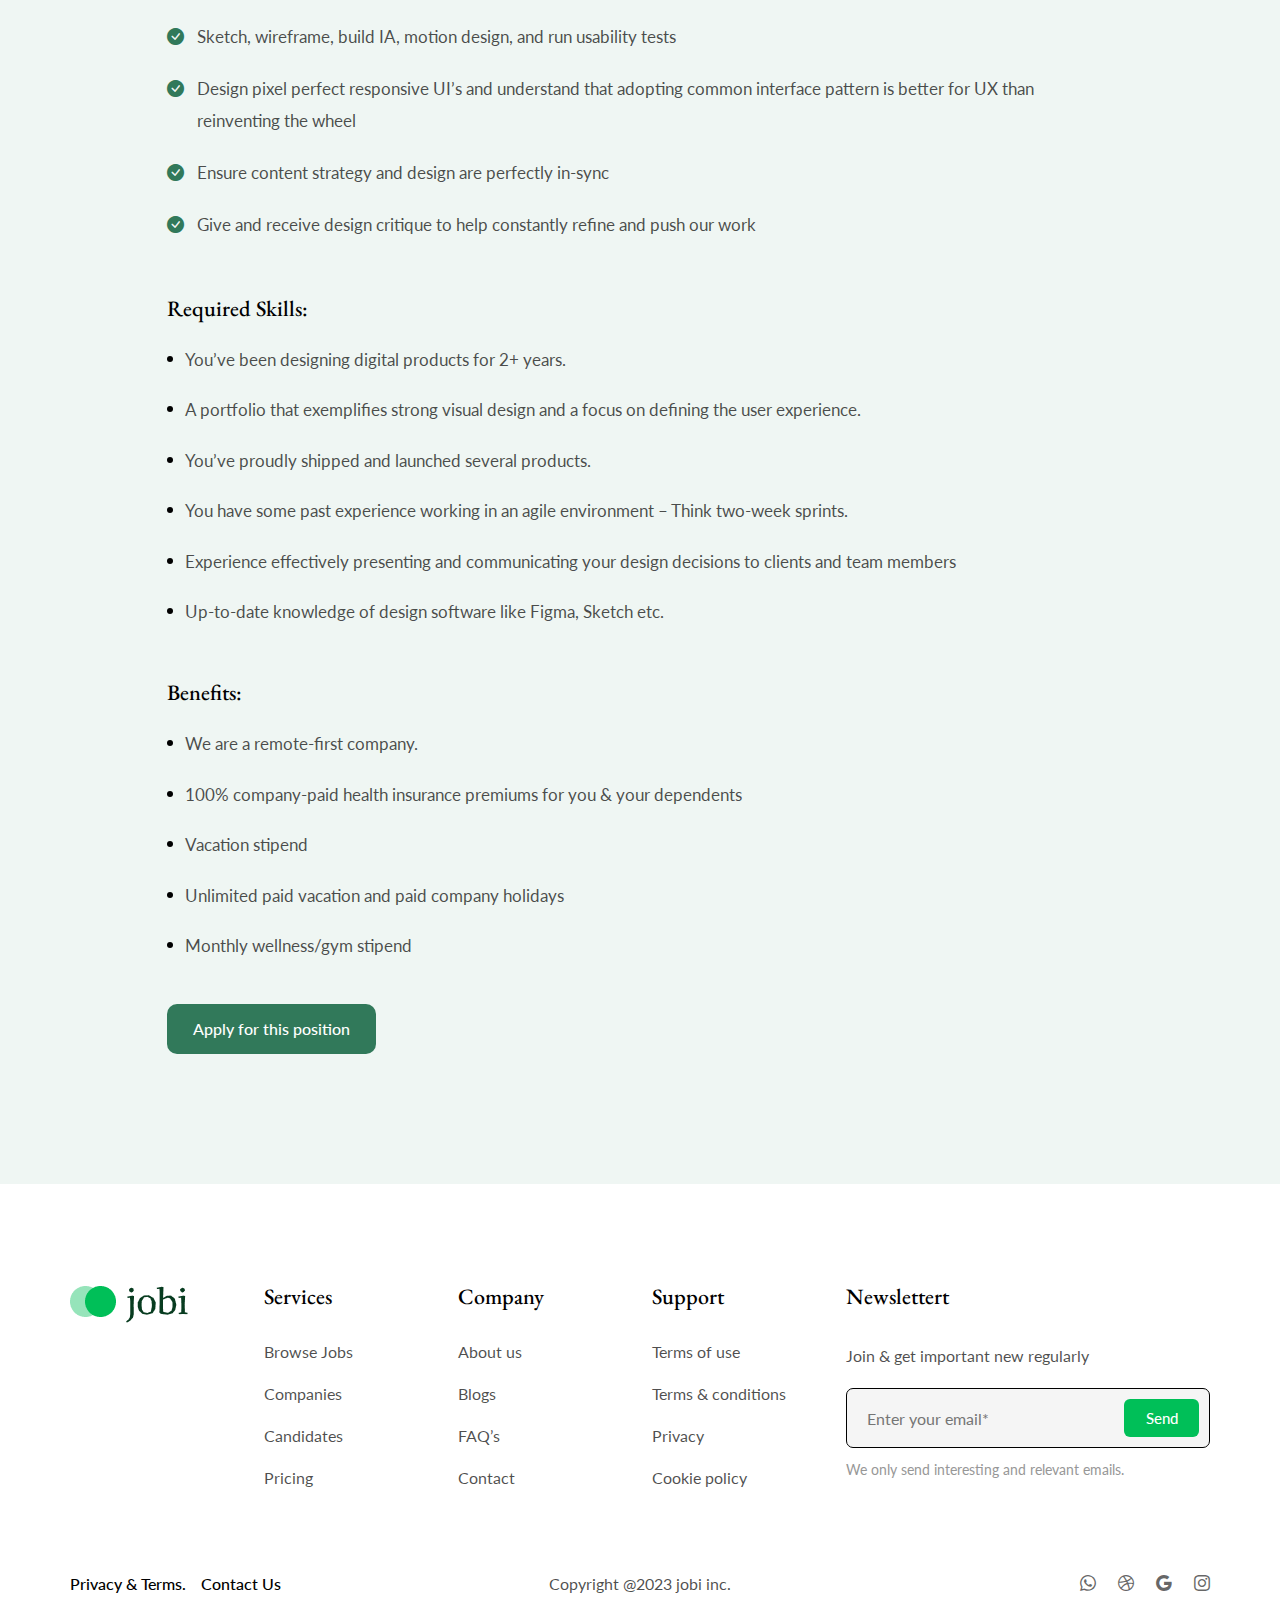
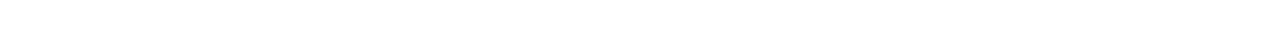
<file: job-details.html>
<!DOCTYPE html>
<html lang="en">

<head>
	<meta charset="UTF-8">
	<title>RustJobs | Homepage</title>
    <meta name="viewport" content="width=device-width, initial-scale=1.0">
	
	<!-- Bootstrap CSS -->
	<!-- <link rel="stylesheet" type="text/css" href="css/bootstrap.min.css" media="all"> -->
	<!-- Main style sheet -->
	<link rel="stylesheet" type="text/css" href="css/style.css" media="all">
	<!-- media style sheet -->
	<link rel="stylesheet" type="text/css" href="css/media.css" media="all">
</head>

<body>
	<div class="main-page-wrapper">
	
		<header class="theme-main-menu menu-overlay menu-style-one sticky-menu">
			<div class="inner-content position-relative">
				<div class="top-header">
					<div class="d-flex align-items-center justify-content-between">
						<div class="logo order-lg-0">
							<a href="#" class="d-flex align-items-center">
								<img src="images/logo_01.png" alt="">
							</a>
						</div>
						<div class="right-widget ms-auto ms-lg-0 order-lg-2">
							<ul class="d-flex align-items-center style-none">
								<li><a href="#" class="fw-500 login-btn-three dark-style tran3s" data-bs-toggle="modal" data-bs-target="#loginModal">Login/Sign up</a></li>
								<li class="d-none d-md-block ms-3"><a href="#" class="btn-five">Post a job</a></li>
							</ul>
						</div> 
						<nav class="navbar navbar-expand-lg p0 ms-3 ms-lg-5 order-lg-1">
							<button class="navbar-toggler d-block d-lg-none" type="button" data-bs-toggle="collapse"
								data-bs-target="#navbarNav" aria-controls="navbarNav" aria-expanded="false"
								aria-label="Toggle navigation">
								<span></span>
							</button>
							<div class="collapse navbar-collapse" id="navbarNav">
								<ul class="navbar-nav">
									<li class="d-block d-lg-none">
										<div class="logo">
											<a href="#" class="d-block"><img src="images/logo_04.png" alt="" width="100"></a>
										</div>
									</li>
									<li class="nav-item">
										<a class="nav-link" href="#">Home</a>
									</li>
									<li class="nav-item">
										<a class="nav-link" href="#">Job</a>
									</li>
									<li class="nav-item">
										<a class="nav-link" href="#">Explore</a>
									</li>
									<li class="nav-item">
										<a class="nav-link" href="#">Blog</a>
									</li>
									
									<li class="nav-item">
										<a class="nav-link" href="#">Contact</a>
									</li>
									<li class="d-md-none mt-5"><a href="#" class="btn-five w-100">Post a job</a></li>
								</ul>
							</div>
						</nav>
					</div>
				</div> 
			</div>
		</header>

		<div class="inner-banner-one position-relative">
			<div class="container">
				<div class="position-relative">
					<div class="row">
						<div class="col-xl-8 m-auto text-center">
                            <div class="post-date">18 Jul 2022 by <a href="#" class="fw-500 text-white">Adobe</a></div>
							<div class="title-two">
                                <h2 class="text-white">Senior Product & Brand Design</h2>
                            </div>
							<ul class="share-buttons d-flex flex-wrap justify-content-center style-none mt-10">
								<li><a href="#" class="d-flex align-items-center justify-content-center">
									<i class="bi bi-facebook"></i>
									<span>Facebook</span>
								</a></li>
								<li><a href="#" class="d-flex align-items-center justify-content-center">
									<i class="bi bi-twitter"></i>
									<span>Twitter</span>
								</a></li>
								<li><a href="#" class="d-flex align-items-center justify-content-center">
									<i class="bi bi-link-45deg"></i>
									<span>Copy</span>
								</a></li>
							</ul>
						</div>
					</div>
				</div>
			</div>
			
		</div>

		<section class="job-details style-two pt-100 lg-pt-80 pb-130 lg-pb-80">
			<div class="container">
				<div class="row">
					<div class="col-xxl-9 col-xl-10 m-auto">
						<div class="details-post-data ps-xxl-4 pe-xxl-4">
							<ul class="job-meta-data-two d-flex flex-wrap justify-content-center justify-content-lg-between style-none">
                                <div class="bg-wrapper bg-white text-center">
                                    <img src="images/lazy.svg" data-src="images/icon_52.svg" alt="" class="lazy-img m-auto icon">
                                    <span>Salary</span>
                                    <div>50k-60k/year</div>
                                </div>
                                <div class="bg-wrapper bg-white text-center">
                                    <img src="images/lazy.svg" data-src="images/icon_53.svg" alt="" class="lazy-img m-auto icon">
                                    <span>Expertise</span>
                                    <div>Intermediate</div>
                                </div>
                                <div class="bg-wrapper bg-white text-center">
                                    <img src="images/lazy.svg" data-src="images/icon_54.svg" alt="" class="lazy-img m-auto icon">
                                    <span>Location</span>
                                    <div>Spain, Barcelona </div>
                                </div>
                                <div class="bg-wrapper bg-white text-center">
                                    <img src="images/lazy.svg" data-src="images/icon_55.svg" alt="" class="lazy-img m-auto icon">
                                    <span>Job Type</span>
                                    <div>Fulltime</div>
                                </div>
                                <div class="bg-wrapper bg-white text-center">
                                    <img src="images/lazy.svg" data-src="images/icon_56.svg" alt="" class="lazy-img m-auto icon">
                                    <span>Experience</span>
                                    <div>2 years</div>
                                </div>
                            </ul>

							<div class="post-block mt-50 lg-mt-40">
								<h4 class="block-title">Overview</h4>
								<p>When team members told us they needed more flexibility around where and how they worked, we acted, creating two options to accommodate two different styles of work. One non-negotiable principle along the way? We had to retain our deep culture of collaboration, both among ourselves and with our clients. Introducing Work From Near and Work From Anywhere at WillowTree. <a href="#">Learn more here</a>. Please indicate which location(s) you're interested.</p>
							</div>
							<div class="post-block mt-60 lg-mt-40">
								<h4 class="block-title">Job Description</h4>
								<p>As a <a href="#">Product Designer</a> at WillowTree, you’ll give form to ideas by being the voice and owner of product decisions. You’ll drive the design direction, and then make it happen!</p>
								<p>We understand our responsibility to create a diverse, equitable, and inclusive place within the tech industry, while pushing to make our industry more representative. </p>
							</div>
							<div class="post-block mt-70 lg-mt-40">
								<h4 class="block-title">Responsibilities</h4>
								<ul class="list-type-one style-none mb-15">
									<li>Collaborate daily with a multidisciplinary team of Software Engineers, Researchers, Strategists, and Project Managers.</li>
									<li>Co-lead ideation sessions, workshops, demos, and presentations with clients on-site</li>
									<li>Push for and create inclusive, accessible design for all</li>
									<li>Maintain quality of the design process and ensure that when designs are translated into code they accurately reflect the design specifications.</li>
									<li>Sketch, wireframe, build IA, motion design, and run usability tests</li>
									<li>Design pixel perfect responsive UI’s and understand that adopting common interface pattern is better for UX than reinventing the wheel</li>
									<li>Ensure content strategy and design are perfectly in-sync</li>
									<li>Give and receive design critique to help constantly refine and push our work</li>
								</ul>
							</div>
							<div class="post-block mt-55 lg-mt-40">
								<h4 class="block-title">Required Skills:</h4>
								<ul class="list-type-two style-none mb-15">
									<li>You’ve been designing digital products for 2+ years.</li>
									<li>A portfolio that exemplifies strong visual design and a focus on defining the user experience.</li>
									<li>You’ve proudly shipped and launched several products.</li>
									<li>You have some past experience working in an agile environment – Think two-week sprints.</li>
									<li>Experience effectively presenting and communicating your design decisions to clients and team members</li>
									<li>Up-to-date knowledge of design software like Figma, Sketch etc.</li>
								</ul>
							</div>
							<div class="post-block mt-55 lg-mt-40">
								<h4 class="block-title">Benefits:</h4>
								<ul class="list-type-two style-none mb-15">
									<li>We are a remote-first company.</li>
									<li>100% company-paid health insurance premiums for you & your dependents</li>
									<li>Vacation stipend</li>
									<li>Unlimited paid vacation and paid company holidays</li>
									<li>Monthly wellness/gym stipend</li>
								</ul>
							</div>
                            <a href="#" class="btn-ten fw-500 text-white text-center tran3s mt-30">Apply for this position</a>
						</div>
						<!-- /.details-post-data -->
					</div>
				</div>
			</div>
		</section>
		
		<div class="footer-one">
			<div class="container">
				<div class="inner-wrapper">
					<div class="row">
						<div class="col-lg-2 col-md-3 footer-intro mb-15">
							<div class="logo mb-15">
								<a href="#" class="d-flex align-items-center">
									<img src="images/logo_04.png" alt="">
								</a>
							</div> 
							<img src="images/lazy.svg" data-src="images/shape_28.svg" alt="" class="lazy-img mt-80 sm-mt-30 sm-mb-20">
							<!-- logo -->
						</div>
						<div class="col-lg-2 col-md-3 col-sm-4 mb-20">
							<h5 class="footer-title">Services​</h5>
							<ul class="footer-nav-link style-none">
								<li><a href="#">Browse Jobs</a></li>
								<li><a href="#">Companies</a></li>
								<li><a href="#">Candidates</a></li>
								<li><a href="#">Pricing</a></li>
							</ul>
						</div>
						<div class="col-lg-2 col-md-3 col-sm-4 mb-20">
							<h5 class="footer-title">Company</h5>
							<ul class="footer-nav-link style-none">
								<li><a href="#">About us</a></li>
								<li><a href="#">Blogs</a></li>
								<li><a href="#">FAQ’s</a></li>
								<li><a href="#">Contact</a></li>
							</ul>
						</div>
						<div class="col-lg-2 col-md-3 col-sm-4 mb-20">
							<h5 class="footer-title">Support</h5>
							<ul class="footer-nav-link style-none">
								<li><a href="#">Terms of use</a></li>
								<li><a href="#">Terms & conditions</a></li>
								<li><a href="#">Privacy</a></li>
								<li><a href="#">Cookie policy</a></li>
							</ul>
						</div>
						<div class="col-lg-4 mb-20 footer-newsletter">
							<h5 class="footer-title">Newslettert</h5>
							<p>Join & get important new regularly</p>
							<form action="#" class="d-flex border-style">
								<input type="email" placeholder="Enter your email*">
								<button>Send</button>
							</form>
							<p class="note">We only send interesting and relevant emails.</p>
						</div>
					</div>
				</div>
			</div>
			<div class="bottom-footer">
				<div class="container">
					<div class="row align-items-center">
						<div class="col-lg-4 order-lg-3 mb-15">
							<ul class="style-none d-flex order-lg-last justify-content-center justify-content-lg-end social-icon">
								<li><a href="#"><i class="bi bi-whatsapp"></i></a></li>
								<li><a href="#"><i class="bi bi-dribbble"></i></a></li>
								<li><a href="#"><i class="bi bi-google"></i></a></li>
								<li><a href="#"><i class="bi bi-instagram"></i></a></li>
							</ul>
						</div>
						<div class="col-lg-4 order-lg-1 mb-15">
							<ul class="d-flex style-none bottom-nav justify-content-center justify-content-lg-start">
								<li><a href="#">Privacy & Terms.</a></li>
								<li><a href="#"> Contact Us</a></li>
							</ul>
						</div>
						<div class="col-lg-4 order-lg-2">
							<p class="text-center mb-15">Copyright @2023 jobi inc.</p>
						</div>
					</div>
				</div>
			</div>
		</div>



		 


		<button class="scroll-top">
			<i class="bi bi-arrow-up-short"></i>
		</button>

		<!-- jQuery -->
		<script src="js/jquery.min.js"></script>
		<!-- Bootstrap JS -->
		<script src="js/bootstrap.bundle.min.js"></script>
		<script src="js/jquery.lazy.min.js"></script>
		<script src="js/jquery.nice-select.min.js"></script>
		<script src="js/theme.js"></script>

	</div>
</body>

</html>
</file>
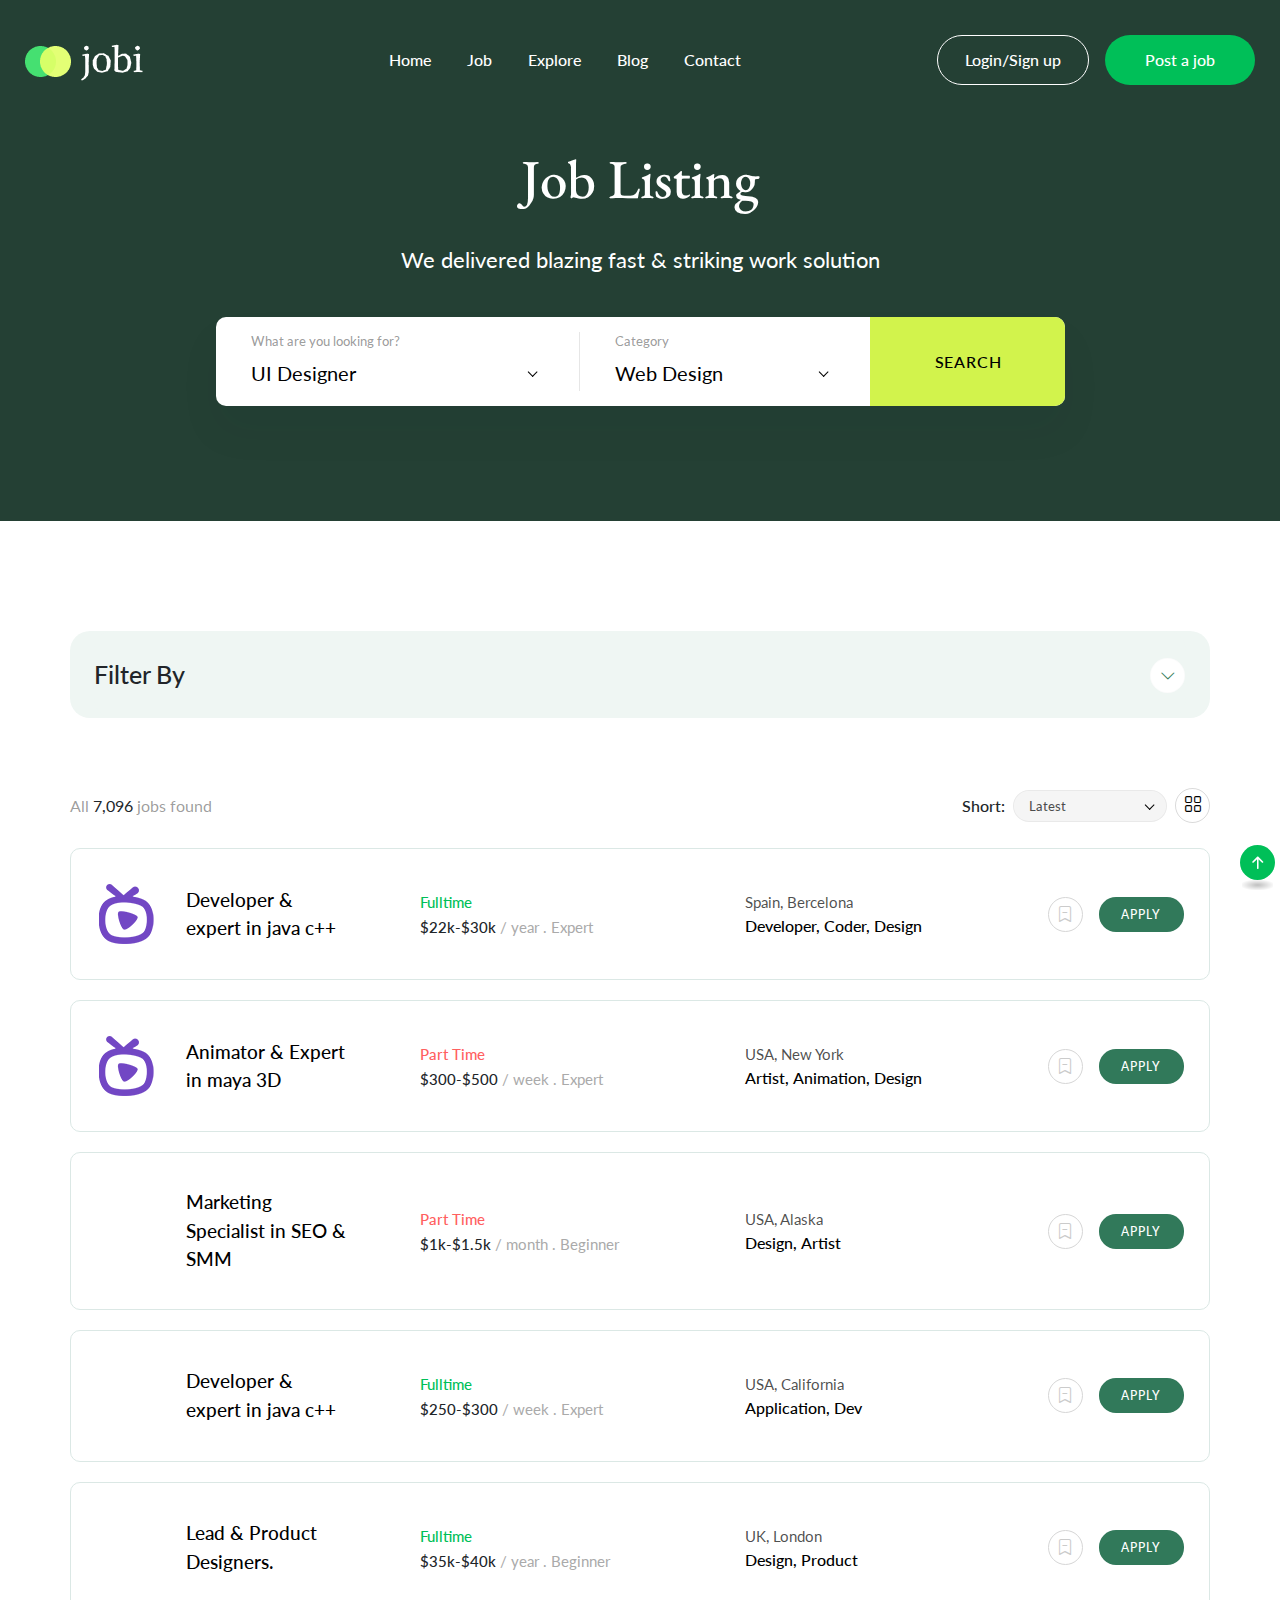
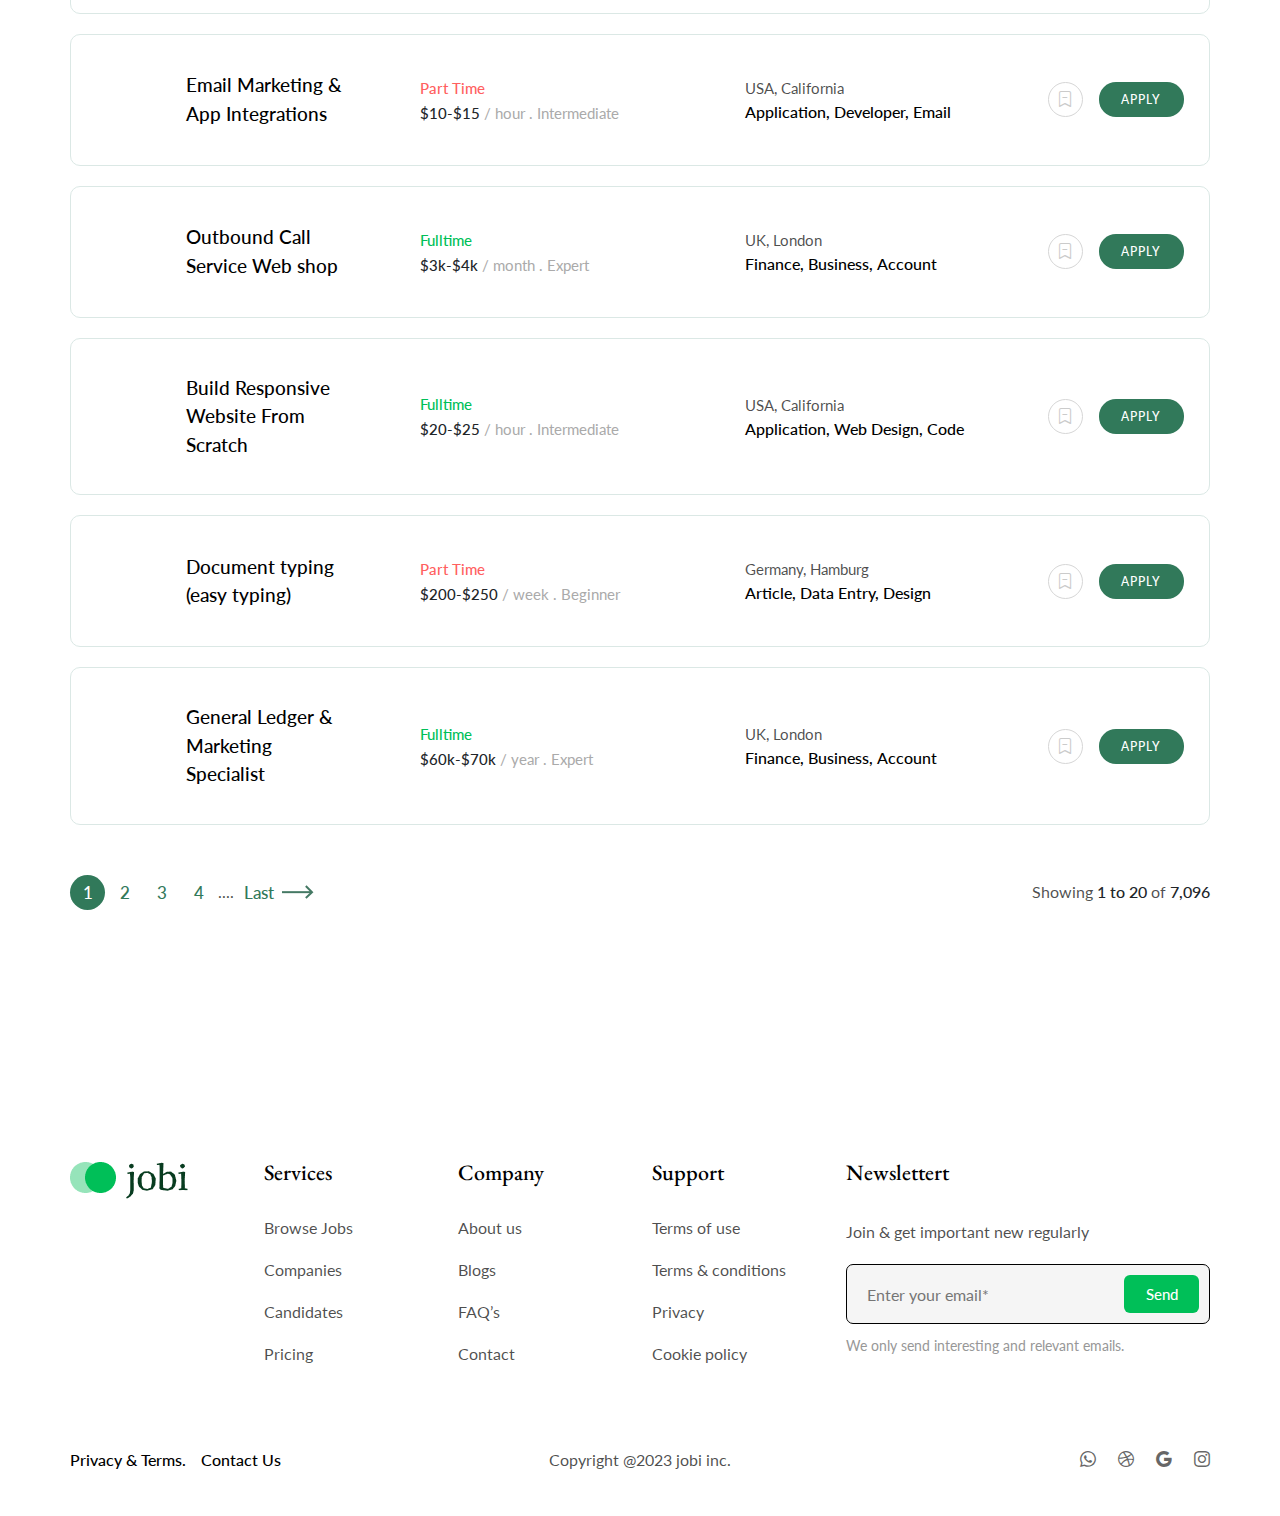
<file: job-list.html>
<!DOCTYPE html>
<html lang="en">

<head>
	<meta charset="UTF-8">
	<title>RustJobs | Homepage</title>
    <meta name="viewport" content="width=device-width, initial-scale=1.0">
	
	<!-- Bootstrap CSS -->
	<!-- <link rel="stylesheet" type="text/css" href="css/bootstrap.min.css" media="all"> -->
	<!-- Main style sheet -->
	<link rel="stylesheet" type="text/css" href="css/style.css" media="all">
	<!-- media style sheet -->
	<link rel="stylesheet" type="text/css" href="css/media.css" media="all">
</head>

<body>
	<div class="main-page-wrapper">
	
		<header class="theme-main-menu menu-overlay menu-style-one sticky-menu">
			<div class="inner-content position-relative">
				<div class="top-header">
					<div class="d-flex align-items-center justify-content-between">
						<div class="logo order-lg-0">
							<a href="#" class="d-flex align-items-center">
								<img src="images/logo_01.png" alt="">
							</a>
						</div>
						<div class="right-widget ms-auto ms-lg-0 order-lg-2">
							<ul class="d-flex align-items-center style-none">
								<li><a href="#" class="fw-500 login-btn-three dark-style tran3s" data-bs-toggle="modal" data-bs-target="#loginModal">Login/Sign up</a></li>
								<li class="d-none d-md-block ms-3"><a href="#" class="btn-five">Post a job</a></li>
							</ul>
						</div> 
						<nav class="navbar navbar-expand-lg p0 ms-3 ms-lg-5 order-lg-1">
							<button class="navbar-toggler d-block d-lg-none" type="button" data-bs-toggle="collapse"
								data-bs-target="#navbarNav" aria-controls="navbarNav" aria-expanded="false"
								aria-label="Toggle navigation">
								<span></span>
							</button>
							<div class="collapse navbar-collapse" id="navbarNav">
								<ul class="navbar-nav">
									<li class="d-block d-lg-none">
										<div class="logo">
											<a href="#" class="d-block"><img src="images/logo_04.png" alt="" width="100"></a>
										</div>
									</li>
									<li class="nav-item">
										<a class="nav-link" href="#">Home</a>
									</li>
									<li class="nav-item">
										<a class="nav-link" href="#">Job</a>
									</li>
									<li class="nav-item">
										<a class="nav-link" href="#">Explore</a>
									</li>
									<li class="nav-item">
										<a class="nav-link" href="#">Blog</a>
									</li>
									
									<li class="nav-item">
										<a class="nav-link" href="#">Contact</a>
									</li>
									<li class="d-md-none mt-5"><a href="#" class="btn-five w-100">Post a job</a></li>
								</ul>
							</div>
						</nav>
					</div>
				</div> 
			</div>
		</header>

		<div class="inner-banner-one position-relative">
			<div class="container">
				<div class="position-relative">
					<div class="row">
						<div class="col-xl-6 m-auto text-center">
							<div class="title-two">
                                <h2 class="text-white">Job Listing </h2>
                            </div>
							<p class="text-lg text-white mt-30 lg-mt-20 mb-35 lg-mb-20">We delivered blazing fast & striking work solution</p>
						</div>
					</div>
					<div class="position-relative">
						<div class="row">
							<div class="col-xl-9 col-lg-8 m-auto">
								<div class="job-search-one position-relative">
									<form action="job-grid-v1.html">
										<div class="row">
											<div class="col-md-5">
												<div class="input-box">
													<div class="label">What are you looking for?</div>
													<select class="nice-select lg">
														<option value="1">UI Designer</option>
														<option value="2">Content creator</option>
														<option value="3">Web Developer</option>
														<option value="4">SEO Guru</option>
														<option value="5">Digital marketer</option>
													</select>
												</div>
											</div>
											<div class="col-md-4">
												<div class="input-box border-left">
													<div class="label">Category</div>
													<select class="nice-select lg">
														<option value="1">Web Design</option>
														<option value="2">Design & Creative</option>
														<option value="3">It & Development</option>
														<option value="4">Web & Mobile Dev</option>
														<option value="5">Writing</option>
														<option value="6">Sales & Marketing</option>
														<option value="7">Music & Audio</option>
													</select>
												</div>
											</div>
											<div class="col-md-3">
												<button class="fw-500 text-uppercase h-100 tran3s search-btn">Search</button>
											</div>
										</div>
									</form>
								</div>
								<!-- /.job-search-one -->
							</div>
						</div>
					</div>
				</div>
			</div>
			
		</div>

		<section class="job-listing-three pt-110 lg-pt-80 pb-160 xl-pb-150 lg-pb-80">
			<div class="container">
                <div class="row">
                    <div class="col-12">
                        <div class="filter-area-tab">
                            <div class="light-bg border-20 ps-4 pe-4">
                                <a class="filter-header border-20 d-block collapsed" data-bs-toggle="collapse" href="#collapseFilterHeader" role="button" aria-expanded="false"><span class="main-title fw-500 text-dark">Filter By</span></a>
                                <div class="collapse border-top" id="collapseFilterHeader">
                                    <div class="pt-25 pb-30">
                                        <div class="row">
                                            <div class="col-lg-3 col-sm-6">
                                                <div class="filter-block pb-50 lg-pb-20">
                                                    <div class="filter-title fw-500 text-dark">Keyword or Title</div>
                                                    <form action="#" class="input-box position-relative">
                                                        <input type="text" placeholder="Search by Keywords">
                                                        <button><i class="bi bi-search"></i></button>
                                                    </form>
                                                </div>
                                            </div>
                                            <div class="col-lg-3 col-sm-6">
                                                <div class="filter-block pb-50 lg-pb-20">
                                                    <div class="filter-title fw-500 text-dark">Category</div>
                                                    <select class="nice-select bg-white">
                                                        <option value="0">Web Design</option>
                                                        <option value="1">Design & Creative </option>
                                                        <option value="2">It & Development</option>
                                                        <option value="3">Web & Mobile Dev</option>
                                                        <option value="4">Writing</option>
                                                        <option value="5">Sales & Marketing</option>
                                                    </select>
                                                </div>
                                            </div>
                                            <div class="col-lg-3 col-sm-6">
                                                <div class="filter-block pb-50 lg-pb-20">
                                                    <div class="filter-title fw-500 text-dark">Location</div>
                                                    <select class="nice-select bg-white">
                                                        <option value="0">Washington DC</option>
                                                        <option value="1">California, CA</option>
                                                        <option value="2">New York</option>
                                                        <option value="3">Miami</option>
                                                    </select>
                                                </div>
                                            </div>
                                            <div class="col-lg-3 col-sm-6">
                                                <div class="filter-block pb-50 lg-pb-20">
                                                    <div class="filter-title fw-500 text-dark">English Fluency</div>
                                                    <select class="nice-select bg-white">
                                                        <option value="0">Basic</option>
                                                        <option value="1">Conversational</option>
                                                        <option value="2" selected>Fluent</option>
                                                        <option value="3">Native/Bilingual</option>
                                                    </select>
                                                </div>
                                            </div>
                                        </div>

                                        <div class="row">
                                            <div class="col-lg-4 col-sm-6">
                                                <div class="filter-block d-xl-flex pb-25">
                                                    <div class="filter-title fw-500 text-dark mt-1">Job Type : </div>
                                                    <div class="main-body ps-xl-4 flex-fill">
                                                        <ul class="style-none filter-input">
                                                            <li>
                                                                <input type="checkbox" name="JobType" value="01">
                                                                <label>Fulltime</label>
                                                            </li>
                                                            <li>
                                                                <input type="checkbox" name="JobType" value="02">
                                                                <label>Hourly-Contract </label>
                                                            </li>
                                                            <li>
                                                                <input type="checkbox" name="JobType" value="03">
                                                                <label>Part-time (20hr/week)</label>
                                                            </li>
                                                            <li>
                                                                <input type="checkbox" name="JobType" value="04">
                                                                <label>Fixed-Price</label>
                                                            </li>
                                                        </ul>
                                                    </div>
                                                </div>
                                            </div>
                                            <div class="col-lg-4 col-sm-6">
                                                <div class="filter-block d-xl-flex pb-25">
                                                    <div class="filter-title fw-500 text-dark mt-1">Experience Level :</div>
                                                    <div class="main-body ps-xl-4 flex-fill">
                                                        <ul class="style-none filter-input">
                                                            <li>
                                                                <input type="checkbox" name="Experience" value="01">
                                                                <label>Beginner (1-3 yrs) </label>
                                                            </li>
                                                            <li>
                                                                <input type="checkbox" name="Experience" value="02">
                                                                <label>Intermediate (1-5 yrs) </label>
                                                            </li>
                                                            <li>
                                                                <input type="checkbox" name="Experience" value="03">
                                                                <label>Expert (1-10 yrs)</label>
                                                            </li>
                                                            <li>
                                                                <input type="checkbox" name="Experience" value="04">
                                                                <label>Internship</label>
                                                            </li>
                                                        </ul>
                                                    </div>
                                                </div>
                                            </div>
                                            <div class="col-lg-4">
                                                <div class="filter-block d-xl-flex pb-25">
                                                    <div class="filter-title fw-500 text-dark mt-1">Salary Range :</div>
                                                    <div class="main-body ps-xl-4 flex-fill">
                                                        <div class="salary-slider">
                                                            <div class="price-input d-flex align-items-center pt-5">
                                                                <div class="field d-flex align-items-center">
                                                                    <input type="number" class="input-min" value="0" readonly>
                                                                </div>
                                                                <div class="pe-1 ps-1">-</div>
                                                                <div class="field d-flex align-items-center">
                                                                    <input type="number" class="input-max" value="300" readonly>
                                                                </div>
                                                                <div class="currency ps-1">USD</div>
                                                            </div>
                                                            <div class="slider">
                                                                <div class="progress"></div>
                                                            </div>
                                                            <div class="range-input mb-10">
                                                                <input type="range" class="range-min" min="0" max="950" value="0" step="10">
                                                                <input type="range" class="range-max" min="0" max="1000" value="300" step="10">
                                                            </div>
                                                        </div>
                                                    </div>
                                                </div>
                                            </div>
                                        </div>
        
                                        <div class="row">
                                            <div class="col-xl-2 m-auto">
                                                <a href="#" class="btn-ten fw-500 text-white w-100 text-center tran3s mt-30 md-mt-10">Apply Filter</a>
                                            </div>
                                        </div>
                                    </div>
                                </div>
                            </div>
                        </div>
                    </div>


					<div class="col-12">
						<div class="job-post-item-wrapper">
							<div class="upper-filter d-flex justify-content-between align-items-center mb-25 mt-70 lg-mt-40">
								<div class="total-job-found">All <span class="text-dark">7,096</span> jobs found</div>
								<div class="d-flex align-items-center">
									<div class="short-filter d-flex align-items-center">
										<div class="text-dark fw-500 me-2">Short:</div>
										<select class="nice-select">
											<option value="0">Latest</option>
											<option value="1">Category</option>
											<option value="2">Job Type</option>
										</select>
									</div>
									<button class="style-changer-btn text-center rounded-circle tran3s ms-2 list-btn" title="Active List"><i class="bi bi-list"></i></button>
									<button class="style-changer-btn text-center rounded-circle tran3s ms-2 grid-btn active" title="Active Grid"><i class="bi bi-grid"></i></button>
								</div>
							</div>

                            <div class="accordion-box list-style show">
								<div class="job-list-one style-two position-relative border-style mb-20">
                                    <div class="row justify-content-between align-items-center">
                                        <div class="col-xl-3 col-lg-4">
                                            <div class="job-title d-flex align-items-center">
                                                <a href="#" class="logo md-mb-20"><img src="images/lazy.svg" data-src="images/media_22.png" alt="" class="lazy-img m-auto"></a>
                                                <a href="#" class="title fw-500 tran3s ps-3 ps-lg-0">Developer & expert in java c++</a>
                                            </div>
                                        </div>
                                        <div class="col-lg-3 col-md-4 col-sm-6 ms-auto">
                                            <a href="#" class="job-duration fw-500">Fulltime</a>
                                            <div class="job-salary"><span class="fw-500 text-dark">$22k-$30k</span> / year . Expert</div>
                                        </div>
                                        <div class="col-lg-3 col-md-4 col-sm-6 ms-auto">
                                            <div class="job-location xs-mt-10">
                                                <a href="#">Spain, Bercelona</a>
                                            </div>
                                            <div class="job-category">
                                                <a href="#">Developer,</a>
                                                <a href="#">Coder,</a>
                                                <a href="#">Design</a>
                                            </div>
                                        </div>
                                        <div class="col-lg-2 col-md-4">
                                            <div class="btn-group d-flex align-items-center justify-content-md-end sm-mt-20">
                                                <a href="#" class="save-btn text-center rounded-circle tran3s me-3" title="Save Job"><i class="bi bi-bookmark-dash"></i></a>
                                                <a href="#" class="apply-btn text-center tran3s">APPLY</a>
                                            </div>
                                        </div>
                                    </div>
                                </div>
								<div class="job-list-one style-two position-relative border-style mb-20">
                                    <div class="row justify-content-between align-items-center">
                                        <div class="col-xl-3 col-lg-4">
                                            <div class="job-title d-flex align-items-center">
                                                <a href="#" class="logo md-mb-20"><img src="images/lazy.svg" data-src="images/media_22.png" alt="" class="lazy-img m-auto"></a>
                                                <a href="#" class="title fw-500 tran3s ps-3 ps-lg-0">Animator & Expert in maya 3D </a>
                                            </div>
                                        </div>
                                        <div class="col-lg-3 col-md-4 col-sm-6 ms-auto">
                                            <a href="#" class="job-duration fw-500 part-time">Part Time</a>
                                            <div class="job-salary"><span class="fw-500 text-dark">$300-$500</span> / week . Expert</div>
                                        </div>
                                        <div class="col-lg-3 col-md-4 col-sm-6 ms-auto">
                                            <div class="job-location xs-mt-10">
                                                <a href="#">USA, New York</a>
                                            </div>
                                            <div class="job-category">
                                                <a href="#">Artist,</a>
                                                <a href="#">Animation,</a>
                                                <a href="#">Design</a>
                                            </div>
                                        </div>
                                        <div class="col-lg-2 col-md-4">
                                            <div class="btn-group d-flex align-items-center justify-content-md-end sm-mt-20">
                                                <a href="#" class="save-btn text-center rounded-circle tran3s me-3" title="Save Job"><i class="bi bi-bookmark-dash"></i></a>
                                                <a href="#" class="apply-btn text-center tran3s">APPLY</a>
                                            </div>
                                        </div>
                                    </div>
                                </div>
                                <div class="job-list-one style-two position-relative border-style mb-20">
                                    <div class="row justify-content-between align-items-center">
                                        <div class="col-xl-3 col-lg-4">
                                            <div class="job-title d-flex align-items-center">
                                                <a href="#" class="logo md-mb-20"><img src="images/lazy.svg" data-src="images/media_22.png" alt="" class="lazy-img m-auto"></a>
                                                <a href="#" class="title fw-500 tran3s ps-3 ps-lg-0">Marketing Specialist in SEO & SMM</a>
                                            </div>
                                        </div>
                                        <div class="col-lg-3 col-md-4 col-sm-6 ms-auto">
                                            <a href="#" class="job-duration fw-500 part-time">Part Time</a>
                                            <div class="job-salary"><span class="fw-500 text-dark">$1k-$1.5k</span> / month . Beginner</div>
                                        </div>
                                        <div class="col-lg-3 col-md-4 col-sm-6 ms-auto">
                                            <div class="job-location xs-mt-10">
                                                <a href="#">USA, Alaska</a>
                                            </div>
                                            <div class="job-category">
                                                <a href="#">Design,</a>
                                                <a href="#">Artist</a>
                                            </div>
                                        </div>
                                        <div class="col-lg-2 col-md-4">
                                            <div class="btn-group d-flex align-items-center justify-content-md-end sm-mt-20">
                                                <a href="#" class="save-btn text-center rounded-circle tran3s me-3" title="Save Job"><i class="bi bi-bookmark-dash"></i></a>
                                                <a href="#" class="apply-btn text-center tran3s">APPLY</a>
                                            </div>
                                        </div>
                                    </div>
                                </div>
                                <div class="job-list-one style-two position-relative border-style mb-20">
                                    <div class="row justify-content-between align-items-center">
                                        <div class="col-xl-3 col-lg-4">
                                            <div class="job-title d-flex align-items-center">
                                                <a href="#" class="logo md-mb-20"><img src="images/lazy.svg" data-src="images/media_22.png" alt="" class="lazy-img m-auto"></a>
                                                <a href="#" class="title fw-500 tran3s ps-3 ps-lg-0">Developer & expert in java c++</a>
                                            </div>
                                        </div>
                                        <div class="col-lg-3 col-md-4 col-sm-6 ms-auto">
                                            <a href="#" class="job-duration fw-500">Fulltime</a>
                                            <div class="job-salary"><span class="fw-500 text-dark">$250-$300</span> / week . Expert</div>
                                        </div>
                                        <div class="col-lg-3 col-md-4 col-sm-6 ms-auto">
                                            <div class="job-location xs-mt-10">
                                                <a href="#">USA, California</a>
                                            </div>
                                            <div class="job-category">
                                                <a href="#">Application,</a>
                                                <a href="#">Dev</a>
                                            </div>
                                        </div>
                                        <div class="col-lg-2 col-md-4">
                                            <div class="btn-group d-flex align-items-center justify-content-md-end sm-mt-20">
                                                <a href="#" class="save-btn text-center rounded-circle tran3s me-3" title="Save Job"><i class="bi bi-bookmark-dash"></i></a>
                                                <a href="#" class="apply-btn text-center tran3s">APPLY</a>
                                            </div>
                                        </div>
                                    </div>
                                </div>
                                <div class="job-list-one style-two position-relative border-style mb-20">
                                    <div class="row justify-content-between align-items-center">
                                        <div class="col-xl-3 col-lg-4">
                                            <div class="job-title d-flex align-items-center">
                                                <a href="#" class="logo md-mb-20"><img src="images/lazy.svg" data-src="images/media_22.png" alt="" class="lazy-img m-auto"></a>
                                                <a href="#" class="title fw-500 tran3s ps-3 ps-lg-0">Lead & Product Designers.</a>
                                            </div>
                                        </div>
                                        <div class="col-lg-3 col-md-4 col-sm-6 ms-auto">
                                            <a href="#" class="job-duration fw-500">Fulltime</a>
                                            <div class="job-salary"><span class="fw-500 text-dark">$35k-$40k</span> / year . Beginner</div>
                                        </div>
                                        <div class="col-lg-3 col-md-4 col-sm-6 ms-auto">
                                            <div class="job-location xs-mt-10">
                                                <a href="#">UK, London</a>
                                            </div>
                                            <div class="job-category">
                                                <a href="#">Design,</a>
                                                <a href="#">Product</a>
                                            </div>
                                        </div>
                                        <div class="col-lg-2 col-md-4">
                                            <div class="btn-group d-flex align-items-center justify-content-md-end sm-mt-20">
                                                <a href="#" class="save-btn text-center rounded-circle tran3s me-3" title="Save Job"><i class="bi bi-bookmark-dash"></i></a>
                                                <a href="#" class="apply-btn text-center tran3s">APPLY</a>
                                            </div>
                                        </div>
                                    </div>
                                </div>
                                <div class="job-list-one style-two position-relative border-style mb-20">
                                    <div class="row justify-content-between align-items-center">
                                        <div class="col-xl-3 col-lg-4">
                                            <div class="job-title d-flex align-items-center">
                                                <a href="#" class="logo md-mb-20"><img src="images/lazy.svg" data-src="images/media_22.png" alt="" class="lazy-img m-auto"></a>
                                                <a href="#" class="title fw-500 tran3s ps-3 ps-lg-0">Email Marketing & App Integrations</a>
                                            </div>
                                        </div>
                                        <div class="col-lg-3 col-md-4 col-sm-6 ms-auto">
                                            <a href="#" class="job-duration fw-500 part-time">Part Time</a>
                                            <div class="job-salary"><span class="fw-500 text-dark">$10-$15</span> / hour . Intermediate</div>
                                        </div>
                                        <div class="col-lg-3 col-md-4 col-sm-6 ms-auto">
                                            <div class="job-location xs-mt-10">
                                                <a href="#">USA, California</a>
                                            </div>
                                            <div class="job-category">
                                                <a href="#">Application,</a>
                                                <a href="#">Developer,</a>
                                                <a href="#">Email</a>
                                            </div>
                                        </div>
                                        <div class="col-lg-2 col-md-4">
                                            <div class="btn-group d-flex align-items-center justify-content-md-end sm-mt-20">
                                                <a href="#" class="save-btn text-center rounded-circle tran3s me-3" title="Save Job"><i class="bi bi-bookmark-dash"></i></a>
                                                <a href="#" class="apply-btn text-center tran3s">APPLY</a>
                                            </div>
                                        </div>
                                    </div>
                                </div>
                                <div class="job-list-one style-two position-relative border-style mb-20">
                                    <div class="row justify-content-between align-items-center">
                                        <div class="col-xl-3 col-lg-4">
                                            <div class="job-title d-flex align-items-center">
                                                <a href="#" class="logo md-mb-20"><img src="images/lazy.svg" data-src="images/media_22.png" alt="" class="lazy-img m-auto"></a>
                                                <a href="#" class="title fw-500 tran3s ps-3 ps-lg-0">Outbound Call Service Web shop </a>
                                            </div>
                                        </div>
                                        <div class="col-lg-3 col-md-4 col-sm-6 ms-auto">
                                            <a href="#" class="job-duration fw-500">Fulltime</a>
                                            <div class="job-salary"><span class="fw-500 text-dark">$3k-$4k</span> / month . Expert</div>
                                        </div>
                                        <div class="col-lg-3 col-md-4 col-sm-6 ms-auto">
                                            <div class="job-location xs-mt-10">
                                                <a href="#">UK, London</a>
                                            </div>
                                            <div class="job-category">
                                                <a href="#">Finance,</a>
                                                <a href="#">Business,</a>
                                                <a href="#">Account</a>
                                            </div>
                                        </div>
                                        <div class="col-lg-2 col-md-4">
                                            <div class="btn-group d-flex align-items-center justify-content-md-end sm-mt-20">
                                                <a href="#" class="save-btn text-center rounded-circle tran3s me-3" title="Save Job"><i class="bi bi-bookmark-dash"></i></a>
                                                <a href="#" class="apply-btn text-center tran3s">APPLY</a>
                                            </div>
                                        </div>
                                    </div>
                                </div>
                                <div class="job-list-one style-two position-relative border-style mb-20">
                                    <div class="row justify-content-between align-items-center">
                                        <div class="col-xl-3 col-lg-4">
                                            <div class="job-title d-flex align-items-center">
                                                <a href="#" class="logo md-mb-20"><img src="images/lazy.svg" data-src="images/media_22.png" alt="" class="lazy-img m-auto"></a>
                                                <a href="#" class="title fw-500 tran3s ps-3 ps-lg-0">Build Responsive Website From Scratch</a>
                                            </div>
                                        </div>
                                        <div class="col-lg-3 col-md-4 col-sm-6 ms-auto">
                                            <a href="#" class="job-duration fw-500">Fulltime</a>
                                            <div class="job-salary"><span class="fw-500 text-dark">$20-$25</span> / hour . Intermediate</div>
                                        </div>
                                        <div class="col-lg-3 col-md-4 col-sm-6 ms-auto">
                                            <div class="job-location xs-mt-10">
                                                <a href="#">USA, California</a>
                                            </div>
                                            <div class="job-category">
                                                <a href="#">Application,</a>
                                                <a href="#">Web Design,</a>
                                                <a href="#">Code</a>
                                            </div>
                                        </div>
                                        <div class="col-lg-2 col-md-4">
                                            <div class="btn-group d-flex align-items-center justify-content-md-end sm-mt-20">
                                                <a href="#" class="save-btn text-center rounded-circle tran3s me-3" title="Save Job"><i class="bi bi-bookmark-dash"></i></a>
                                                <a href="#" class="apply-btn text-center tran3s">APPLY</a>
                                            </div>
                                        </div>
                                    </div>
                                </div>
                                <div class="job-list-one style-two position-relative border-style mb-20">
                                    <div class="row justify-content-between align-items-center">
                                        <div class="col-xl-3 col-lg-4">
                                            <div class="job-title d-flex align-items-center">
                                                <a href="#" class="logo md-mb-20"><img src="images/lazy.svg" data-src="images/media_22.png" alt="" class="lazy-img m-auto"></a>
                                                <a href="#" class="title fw-500 tran3s ps-3 ps-lg-0">Document typing (easy typing)</a>
                                            </div>
                                        </div>
                                        <div class="col-lg-3 col-md-4 col-sm-6 ms-auto">
                                            <a href="#" class="job-duration fw-500 part-time">Part Time</a>
                                            <div class="job-salary"><span class="fw-500 text-dark">$200-$250</span> / week . Beginner</div>
                                        </div>
                                        <div class="col-lg-3 col-md-4 col-sm-6 ms-auto">
                                            <div class="job-location xs-mt-10">
                                                <a href="#">Germany, Hamburg</a>
                                            </div>
                                            <div class="job-category">
                                                <a href="#">Article,</a>
                                                <a href="#">Data Entry,</a>
                                                <a href="#">Design</a>
                                            </div>
                                        </div>
                                        <div class="col-lg-2 col-md-4">
                                            <div class="btn-group d-flex align-items-center justify-content-md-end sm-mt-20">
                                                <a href="#" class="save-btn text-center rounded-circle tran3s me-3" title="Save Job"><i class="bi bi-bookmark-dash"></i></a>
                                                <a href="#" class="apply-btn text-center tran3s">APPLY</a>
                                            </div>
                                        </div>
                                    </div>
                                </div>
                                <div class="job-list-one style-two position-relative border-style mb-20">
                                    <div class="row justify-content-between align-items-center">
                                        <div class="col-xl-3 col-lg-4">
                                            <div class="job-title d-flex align-items-center">
                                                <a href="#" class="logo md-mb-20"><img src="images/lazy.svg" data-src="images/media_22.png" alt="" class="lazy-img m-auto"></a>
                                                <a href="#" class="title fw-500 tran3s ps-3 ps-lg-0">General Ledger & Marketing Specialist</a>
                                            </div>
                                        </div>
                                        <div class="col-lg-3 col-md-4 col-sm-6 ms-auto">
                                            <a href="#" class="job-duration fw-500">Fulltime</a>
                                            <div class="job-salary"><span class="fw-500 text-dark">$60k-$70k</span> / year . Expert</div>
                                        </div>
                                        <div class="col-lg-3 col-md-4 col-sm-6 ms-auto">
                                            <div class="job-location xs-mt-10">
                                                <a href="#">UK, London</a>
                                            </div>
                                            <div class="job-category">
                                                <a href="#">Finance,</a>
                                                <a href="#">Business,</a>
                                                <a href="#">Account</a>
                                            </div>
                                        </div>
                                        <div class="col-lg-2 col-md-4">
                                            <div class="btn-group d-flex align-items-center justify-content-md-end sm-mt-20">
                                                <a href="#" class="save-btn text-center rounded-circle tran3s me-3" title="Save Job"><i class="bi bi-bookmark-dash"></i></a>
                                                <a href="#" class="apply-btn text-center tran3s">APPLY</a>
                                            </div>
                                        </div>
                                    </div>
                                </div>
							</div>
                            
							<div class="accordion-box grid-style">
								<div class="row">
									<div class="col-lg-4 mb-30">
										<div class="job-list-two style-two position-relative">
											<a href="#" class="logo"><img src="images/lazy.svg" data-src="images/media_22.png" alt="" class="lazy-img m-auto"></a>
											<a href="#" class="save-btn text-center rounded-circle tran3s" title="Save Job"><i class="bi bi-bookmark-dash"></i></a>
											<div><a href="#" class="job-duration fw-500">Fulltime</a></div>
											<div><a href="#" class="title fw-500 tran3s">Lead designer & expert in maya 3D</a></div>
											<div class="job-salary"><span class="fw-500 text-dark">$300-$450</span> / Week</div>
											<div class="d-flex align-items-center justify-content-between mt-auto">
												<div class="job-location"><a href="#">USA, California</a></div>
												<a href="#" class="apply-btn text-center tran3s">APPLY</a>
											</div>
										</div>
									</div>
									<div class="col-lg-4 mb-30">
										<div class="job-list-two style-two position-relative">
											<a href="#" class="logo"><img src="images/lazy.svg" data-src="images/media_22.png" alt="" class="lazy-img m-auto"></a>
											<a href="#" class="save-btn text-center rounded-circle tran3s" title="Save Job"><i class="bi bi-bookmark-dash"></i></a>
											<div><a href="#" class="job-duration fw-500 part-time">Part-time</a></div>
											<div><a href="#" class="title fw-500 tran3s">Developer & expert in c++ & java.</a></div>
											<div class="job-salary"><span class="fw-500 text-dark">$10-$15</span> / Hour</div>
											<div class="d-flex align-items-center justify-content-between mt-auto">
												<div class="job-location"><a href="#">USA, Alaska</a></div>
												<a href="#" class="apply-btn text-center tran3s">APPLY</a>
											</div>
										</div>
									</div>
									<div class="col-lg-4 mb-30">
										<div class="job-list-two style-two position-relative">
											<a href="#" class="logo"><img src="images/lazy.svg" data-src="images/media_22.png" alt="" class="lazy-img m-auto"></a>
											<a href="#" class="save-btn text-center rounded-circle tran3s" title="Save Job"><i class="bi bi-bookmark-dash"></i></a>
											<div><a href="#" class="job-duration fw-500 part-time">Part-time</a></div>
											<div><a href="#" class="title fw-500 tran3s">Marketing specialist in SEO & Affiliate. </a></div>
											<div class="job-salary"><span class="fw-500 text-dark">$40k</span> / Yearly</div>
											<div class="d-flex align-items-center justify-content-between mt-auto">
												<div class="job-location"><a href="#">AUS, Sydney</a></div>
												<a href="#" class="apply-btn text-center tran3s">APPLY</a>
											</div>
										</div>
									</div>
									<div class="col-lg-4 mb-30">
										<div class="job-list-two style-two position-relative">
											<a href="#" class="logo"><img src="images/lazy.svg" data-src="images/media_22.png" alt="" class="lazy-img m-auto"></a>
											<a href="#" class="save-btn text-center rounded-circle tran3s" title="Save Job"><i class="bi bi-bookmark-dash"></i></a>
											<div><a href="#" class="job-duration fw-500">Fulltime</a></div>
											<div><a href="#" class="title fw-500 tran3s">Lead & Product & Web Designer.</a></div>
											<div class="job-salary"><span class="fw-500 text-dark">$2k-3k</span> / Month</div>
											<div class="d-flex align-items-center justify-content-between mt-auto">
												<div class="job-location"><a href="#">UAE, Dubai</a></div>
												<a href="#" class="apply-btn text-center tran3s">APPLY</a>
											</div>
										</div>
									</div>
									<div class="col-lg-4 mb-30">
										<div class="job-list-two style-two position-relative">
											<a href="#" class="logo"><img src="images/lazy.svg" data-src="images/media_22.png" alt="" class="lazy-img m-auto"></a>
											<a href="#" class="save-btn text-center rounded-circle tran3s" title="Save Job"><i class="bi bi-bookmark-dash"></i></a>
											<div><a href="#" class="job-duration fw-500">Fulltime</a></div>
											<div><a href="#" class="title fw-500 tran3s">Hotel Manager with PHD in Hms.</a></div>
											<div class="job-salary"><span class="fw-500 text-dark">$40k-$60k</span> / Year</div>
											<div class="d-flex align-items-center justify-content-between mt-auto">
												<div class="job-location"><a href="#">UK, London</a></div>
												<a href="#" class="apply-btn text-center tran3s">APPLY</a>
											</div>
										</div>
									</div>
									<div class="col-lg-4 mb-30">
										<div class="job-list-two style-two position-relative">
											<a href="#" class="logo"><img src="images/lazy.svg" data-src="images/media_22.png" alt="" class="lazy-img m-auto"></a>
											<a href="#" class="save-btn text-center rounded-circle tran3s" title="Save Job"><i class="bi bi-bookmark-dash"></i></a>
											<div><a href="#" class="job-duration fw-500 part-time">Part-time</a></div>
											<div><a href="#" class="title fw-500 tran3s">Interactive Designer.</a></div>
											<div class="job-salary"><span class="fw-500 text-dark">$30-$35</span> / Hour</div>
											<div class="d-flex align-items-center justify-content-between mt-auto">
												<div class="job-location"><a href="#">Milan, Italy</a></div>
												<a href="#" class="apply-btn text-center tran3s">APPLY</a>
											</div>
										</div>
									</div>
									<div class="col-lg-4 mb-30">
										<div class="job-list-two style-two position-relative">
											<a href="#" class="logo"><img src="images/lazy.svg" data-src="images/media_22.png" alt="" class="lazy-img m-auto"></a>
											<a href="#" class="save-btn text-center rounded-circle tran3s" title="Save Job"><i class="bi bi-bookmark-dash"></i></a>
											<div><a href="#" class="job-duration fw-500 part-time">Part-time</a></div>
											<div><a href="#" class="title fw-500 tran3s">Accountant Bookkeeper Financial Reporting</a></div>
											<div class="job-salary"><span class="fw-500 text-dark">$300-$450</span> / Week</div>
											<div class="d-flex align-items-center justify-content-between mt-auto">
												<div class="job-location"><a href="#">US, Alaska</a></div>
												<a href="#" class="apply-btn text-center tran3s">APPLY</a>
											</div>
										</div>
									</div>
									<div class="col-lg-4 mb-30">
										<div class="job-list-two style-two position-relative">
											<a href="#" class="logo"><img src="images/lazy.svg" data-src="images/media_22.png" alt="" class="lazy-img m-auto"></a>
											<a href="#" class="save-btn text-center rounded-circle tran3s" title="Save Job"><i class="bi bi-bookmark-dash"></i></a>
											<div><a href="#" class="job-duration fw-500">Fulltime</a></div>
											<div><a href="#" class="title fw-500 tran3s">Personal assistants/ ARC readers needed</a></div>
											<div class="job-salary"><span class="fw-500 text-dark">$2000</span> / Month</div>
											<div class="d-flex align-items-center justify-content-between mt-auto">
												<div class="job-location"><a href="#">Rome, Italy</a></div>
												<a href="#" class="apply-btn text-center tran3s">APPLY</a>
											</div>
										</div>
									</div>
									<div class="col-lg-4 mb-30">
										<div class="job-list-two style-two position-relative">
											<a href="#" class="logo"><img src="images/lazy.svg" data-src="images/media_22.png" alt="" class="lazy-img m-auto"></a>
											<a href="#" class="save-btn text-center rounded-circle tran3s" title="Save Job"><i class="bi bi-bookmark-dash"></i></a>
											<div><a href="#" class="job-duration fw-500">Fulltime</a></div>
											<div><a href="#" class="title fw-500 tran3s">Hotel Manager with PHD in Hms.</a></div>
											<div class="job-salary"><span class="fw-500 text-dark">$40k-$60k</span> / Year</div>
											<div class="d-flex align-items-center justify-content-between mt-auto">
												<div class="job-location"><a href="#">US, New York</a></div>
												<a href="#" class="apply-btn text-center tran3s">APPLY</a>
											</div>
										</div>
									</div>
									<div class="col-lg-4 mb-30">
										<div class="job-list-two style-two position-relative">
											<a href="#" class="logo"><img src="images/lazy.svg" data-src="images/media_22.png" alt="" class="lazy-img m-auto"></a>
											<a href="#" class="save-btn text-center rounded-circle tran3s" title="Save Job"><i class="bi bi-bookmark-dash"></i></a>
											<div><a href="#" class="job-duration fw-500 part-time">Part-time</a></div>
											<div><a href="#" class="title fw-500 tran3s">Amazon Product Research</a></div>
											<div class="job-salary"><span class="fw-500 text-dark">$15-$20</span> / Hour</div>
											<div class="d-flex align-items-center justify-content-between mt-auto">
												<div class="job-location"><a href="#">Germany, Hamburg</a></div>
												<a href="#" class="apply-btn text-center tran3s">APPLY</a>
											</div>
										</div>
									</div>
                                    <div class="col-lg-4 mb-30">
										<div class="job-list-two style-two position-relative">
											<a href="#" class="logo"><img src="images/lazy.svg" data-src="images/media_22.png" alt="" class="lazy-img m-auto"></a>
											<a href="#" class="save-btn text-center rounded-circle tran3s" title="Save Job"><i class="bi bi-bookmark-dash"></i></a>
											<div><a href="#" class="job-duration fw-500 part-time">Part-time</a></div>
											<div><a href="#" class="title fw-500 tran3s">Developer & expert in c++ & java.</a></div>
											<div class="job-salary"><span class="fw-500 text-dark">$10-$15</span> / Hour</div>
											<div class="d-flex align-items-center justify-content-between mt-auto">
												<div class="job-location"><a href="#">USA, Alaska</a></div>
												<a href="#" class="apply-btn text-center tran3s">APPLY</a>
											</div>
										</div>
									</div>
									<div class="col-lg-4 mb-30">
										<div class="job-list-two style-two position-relative">
											<a href="#" class="logo"><img src="images/lazy.svg" data-src="images/media_22.png" alt="" class="lazy-img m-auto"></a>
											<a href="#" class="save-btn text-center rounded-circle tran3s" title="Save Job"><i class="bi bi-bookmark-dash"></i></a>
											<div><a href="#" class="job-duration fw-500 part-time">Part-time</a></div>
											<div><a href="#" class="title fw-500 tran3s">Marketing specialist in SEO & Affiliate. </a></div>
											<div class="job-salary"><span class="fw-500 text-dark">$40k</span> / Yearly</div>
											<div class="d-flex align-items-center justify-content-between mt-auto">
												<div class="job-location"><a href="#">AUS, Sydney</a></div>
												<a href="#" class="apply-btn text-center tran3s">APPLY</a>
											</div>
										</div>
									</div>
								</div>
							</div>
							<!-- /.accordion-box -->

							<div class="pt-30 lg-pt-20 d-sm-flex align-items-center justify-content-between">
								<p class="m0 order-sm-last text-center text-sm-start xs-pb-20">Showing <span class="text-dark fw-500">1 to 20</span> of <span class="text-dark fw-500">7,096</span></p>
								<ul class="pagination-one d-flex align-items-center justify-content-center justify-content-sm-start style-none">
									<li class="active"><a href="#">1</a></li>
									<li><a href="#">2</a></li>
									<li><a href="#">3</a></li>
									<li><a href="#">4</a></li>
									<li>....</li>
									<li class="ms-2"><a href="#" class="d-flex align-items-center">Last <img src="images/icon_50.svg" alt="" class="ms-2"></a></li>
								</ul>
							</div>
						</div>
						<!-- /.job-post-item-wrapper -->
					</div>
					<!-- /.col- -->
                </div>
            </div>
		</section>
		
		<div class="footer-one">
			<div class="container">
				<div class="inner-wrapper">
					<div class="row">
						<div class="col-lg-2 col-md-3 footer-intro mb-15">
							<div class="logo mb-15">
								<a href="#" class="d-flex align-items-center">
									<img src="images/logo_04.png" alt="">
								</a>
							</div> 
							<img src="images/lazy.svg" data-src="images/shape_28.svg" alt="" class="lazy-img mt-80 sm-mt-30 sm-mb-20">
							<!-- logo -->
						</div>
						<div class="col-lg-2 col-md-3 col-sm-4 mb-20">
							<h5 class="footer-title">Services​</h5>
							<ul class="footer-nav-link style-none">
								<li><a href="#">Browse Jobs</a></li>
								<li><a href="#">Companies</a></li>
								<li><a href="#">Candidates</a></li>
								<li><a href="#">Pricing</a></li>
							</ul>
						</div>
						<div class="col-lg-2 col-md-3 col-sm-4 mb-20">
							<h5 class="footer-title">Company</h5>
							<ul class="footer-nav-link style-none">
								<li><a href="#">About us</a></li>
								<li><a href="#">Blogs</a></li>
								<li><a href="#">FAQ’s</a></li>
								<li><a href="#">Contact</a></li>
							</ul>
						</div>
						<div class="col-lg-2 col-md-3 col-sm-4 mb-20">
							<h5 class="footer-title">Support</h5>
							<ul class="footer-nav-link style-none">
								<li><a href="#">Terms of use</a></li>
								<li><a href="#">Terms & conditions</a></li>
								<li><a href="#">Privacy</a></li>
								<li><a href="#">Cookie policy</a></li>
							</ul>
						</div>
						<div class="col-lg-4 mb-20 footer-newsletter">
							<h5 class="footer-title">Newslettert</h5>
							<p>Join & get important new regularly</p>
							<form action="#" class="d-flex border-style">
								<input type="email" placeholder="Enter your email*">
								<button>Send</button>
							</form>
							<p class="note">We only send interesting and relevant emails.</p>
						</div>
					</div>
				</div>
			</div>
			<div class="bottom-footer">
				<div class="container">
					<div class="row align-items-center">
						<div class="col-lg-4 order-lg-3 mb-15">
							<ul class="style-none d-flex order-lg-last justify-content-center justify-content-lg-end social-icon">
								<li><a href="#"><i class="bi bi-whatsapp"></i></a></li>
								<li><a href="#"><i class="bi bi-dribbble"></i></a></li>
								<li><a href="#"><i class="bi bi-google"></i></a></li>
								<li><a href="#"><i class="bi bi-instagram"></i></a></li>
							</ul>
						</div>
						<div class="col-lg-4 order-lg-1 mb-15">
							<ul class="d-flex style-none bottom-nav justify-content-center justify-content-lg-start">
								<li><a href="#">Privacy & Terms.</a></li>
								<li><a href="#"> Contact Us</a></li>
							</ul>
						</div>
						<div class="col-lg-4 order-lg-2">
							<p class="text-center mb-15">Copyright @2023 jobi inc.</p>
						</div>
					</div>
				</div>
			</div>
		</div>



		 


		<button class="scroll-top">
			<i class="bi bi-arrow-up-short"></i>
		</button>

		<!-- jQuery -->
		<script src="js/jquery.min.js"></script>
		<!-- Bootstrap JS -->
		<script src="js/bootstrap.bundle.min.js"></script>
		<script src="js/jquery.lazy.min.js"></script>
		<script src="js/jquery.nice-select.min.js"></script>
		<script src="js/theme.js"></script>

	</div>
</body>

</html>
</file>
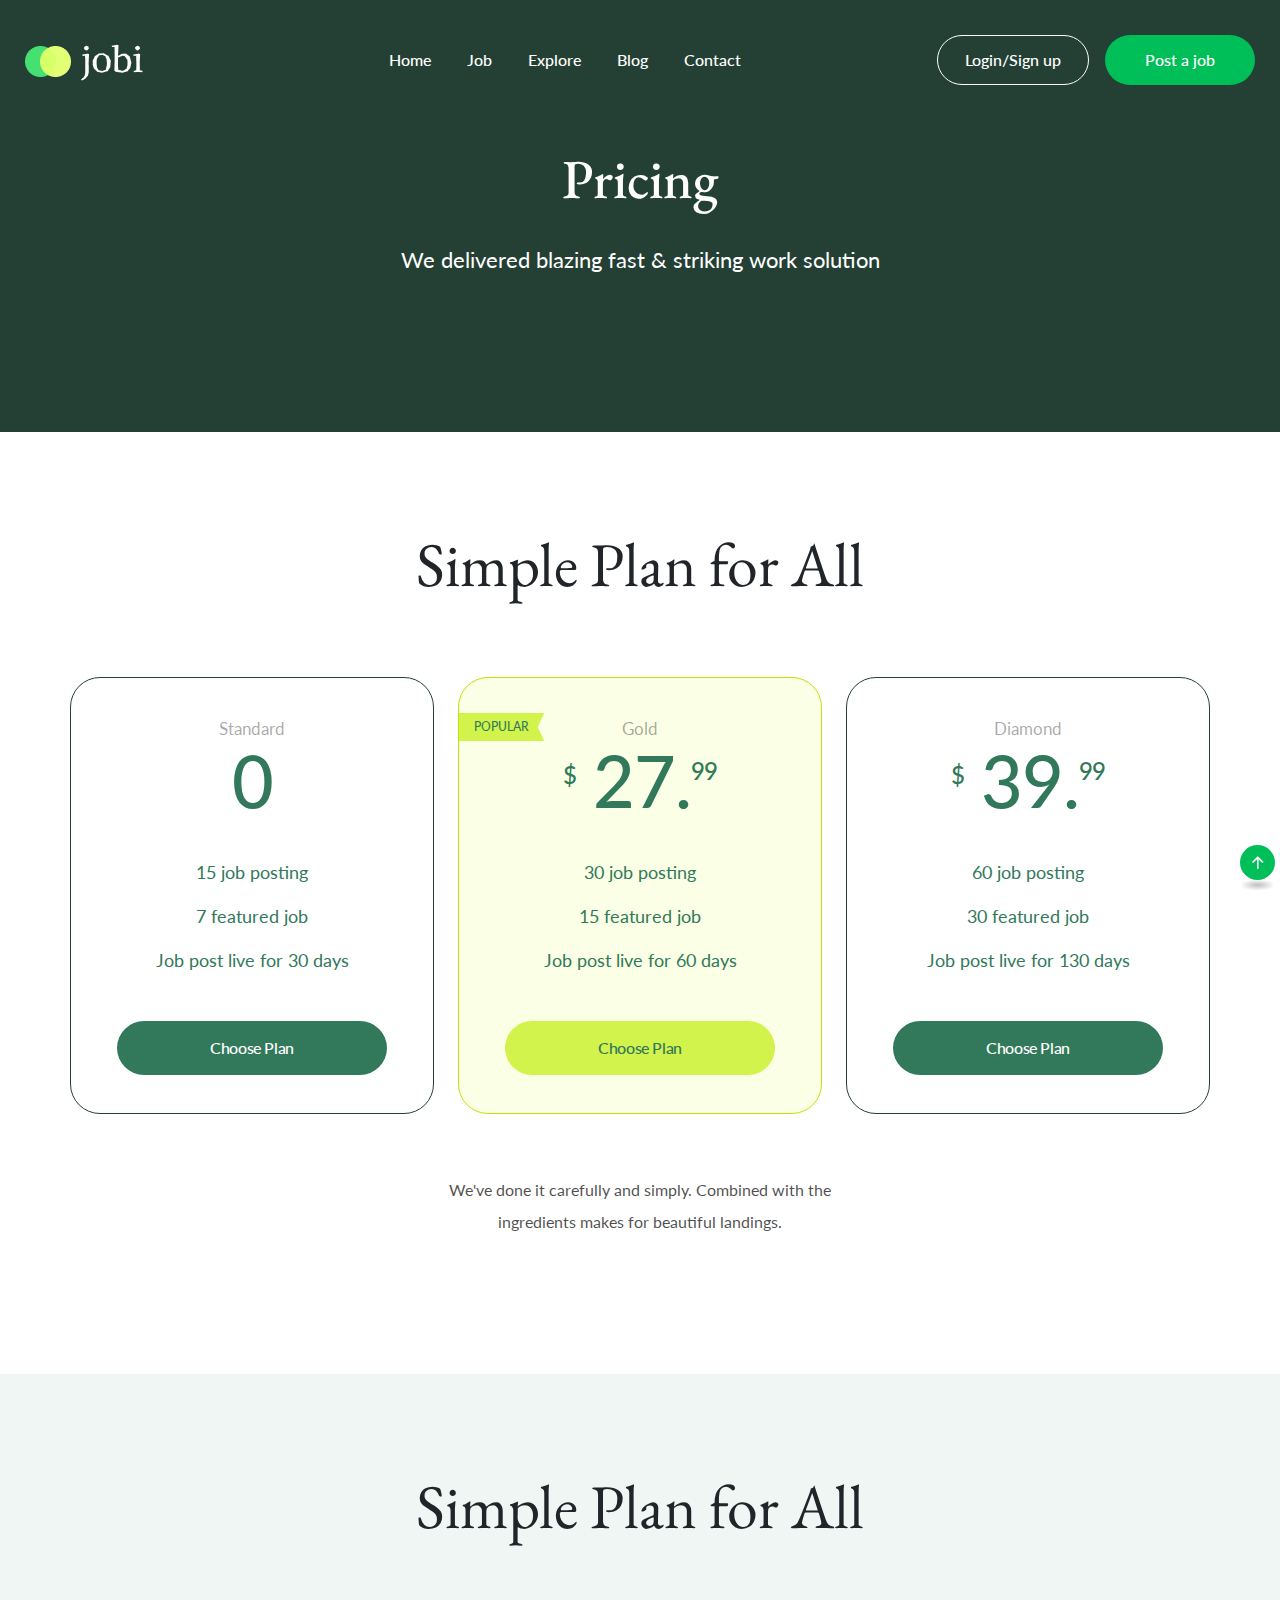
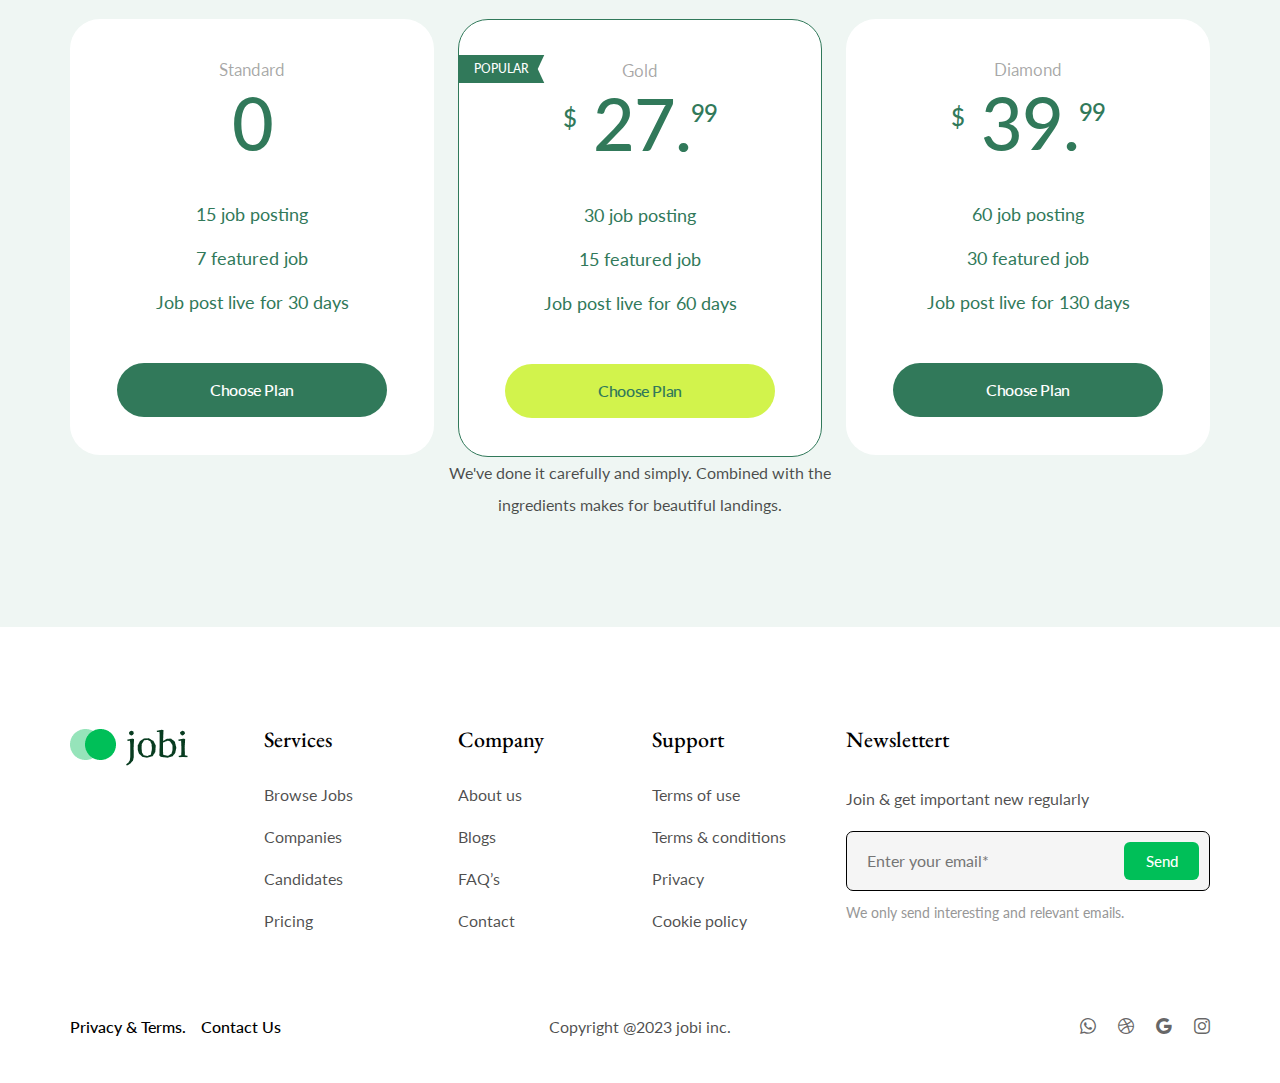
<file: pricing.html>
<!DOCTYPE html>
<html lang="en">

<head>
	<meta charset="UTF-8">
	<title>RustJobs | Homepage</title>
    <meta name="viewport" content="width=device-width, initial-scale=1.0">
	
	<!-- Bootstrap CSS -->
	<!-- <link rel="stylesheet" type="text/css" href="css/bootstrap.min.css" media="all"> -->
	<!-- Main style sheet -->
	<link rel="stylesheet" type="text/css" href="css/style.css" media="all">
	<!-- media style sheet -->
	<link rel="stylesheet" type="text/css" href="css/media.css" media="all">
</head>

<body>
	<div class="main-page-wrapper">
	
		<header class="theme-main-menu menu-overlay menu-style-one sticky-menu">
			<div class="inner-content position-relative">
				<div class="top-header">
					<div class="d-flex align-items-center justify-content-between">
						<div class="logo order-lg-0">
							<a href="#" class="d-flex align-items-center">
								<img src="images/logo_01.png" alt="">
							</a>
						</div>
						<div class="right-widget ms-auto ms-lg-0 order-lg-2">
							<ul class="d-flex align-items-center style-none">
								<li><a href="#" class="fw-500 login-btn-three dark-style tran3s" data-bs-toggle="modal" data-bs-target="#loginModal">Login/Sign up</a></li>
								<li class="d-none d-md-block ms-3"><a href="#" class="btn-five">Post a job</a></li>
							</ul>
						</div> 
						<nav class="navbar navbar-expand-lg p0 ms-3 ms-lg-5 order-lg-1">
							<button class="navbar-toggler d-block d-lg-none" type="button" data-bs-toggle="collapse"
								data-bs-target="#navbarNav" aria-controls="navbarNav" aria-expanded="false"
								aria-label="Toggle navigation">
								<span></span>
							</button>
							<div class="collapse navbar-collapse" id="navbarNav">
								<ul class="navbar-nav">
									<li class="d-block d-lg-none">
										<div class="logo">
											<a href="#" class="d-block"><img src="images/logo_04.png" alt="" width="100"></a>
										</div>
									</li>
									<li class="nav-item">
										<a class="nav-link" href="#">Home</a>
									</li>
									<li class="nav-item">
										<a class="nav-link" href="#">Job</a>
									</li>
									<li class="nav-item">
										<a class="nav-link" href="#">Explore</a>
									</li>
									<li class="nav-item">
										<a class="nav-link" href="#">Blog</a>
									</li>
									
									<li class="nav-item">
										<a class="nav-link" href="#">Contact</a>
									</li>
									<li class="d-md-none mt-5"><a href="#" class="btn-five w-100">Post a job</a></li>
								</ul>
							</div>
						</nav>
					</div>
				</div> 
			</div>
		</header>

		<div class="inner-banner-one position-relative">
			<div class="container">
				<div class="position-relative">
					<div class="row">
						<div class="col-xl-6 m-auto text-center">
							<div class="title-two">
                                <h2 class="text-white">Pricing</h2>
                            </div>
							<p class="text-lg text-white mt-30 lg-mt-20 mb-35 lg-mb-20">We delivered blazing fast & striking work solution</p>
						</div>
					</div>

				</div>
			</div>
			
		</div>

		<section class="pricing-section pt-100 lg-pt-80 pb-120 lg-pb-80">
			<div class="container">
                <div class="title-one text-center mb-55 lg-mb-20">
                    <h2 class="text-dark fw-normal">Simple Plan for All</h2>
                </div>

                <div class="row">
                    <div class="col-xxl-10 m-auto">
                        <div class="row justify-content-center">
                            <div class="col-lg-4 col-md-6">
                                <div class="pricing-card-one mt-25">
                                    <div class="pack-name">Standard</div>
                                    <div class="price fw-500">0</div>
                                    <ul class="style-none">
                                        <li>15 job posting </li>
                                        <li>7 featured job </li>
                                        <li>Job post live for 30 days </li>
                                    </ul>
                                    <a href="#" class="get-plan-btn tran3s w-100 mt-30">Choose Plan</a>
                                </div>
                               
                            </div>
                            <div class="col-lg-4 col-md-6">
                                <div class="pricing-card-one popular mt-25">
                                    <div class="popular-badge">popular</div>
                                    <div class="pack-name">Gold</div>
                                    <div class="price fw-500"><sub>$</sub> 27.<sup>99</sup></div>
                                    <ul class="style-none">
                                        <li>30 job posting </li>
                                        <li>15 featured job </li>
                                        <li>Job post live for 60 days </li>
                                    </ul>
                                    <a href="#" class="get-plan-btn tran3s w-100 mt-30">Choose Plan</a>
                                </div>
                               
                            </div>
                            <div class="col-lg-4 col-md-6">
                                <div class="pricing-card-one mt-25">
                                    <div class="pack-name">Diamond</div>
                                    <div class="price fw-500"><sub>$</sub> 39.<sup>99</sup></div>
                                    <ul class="style-none">
                                        <li>60 job posting </li>
                                        <li>30 featured job </li>
                                        <li>Job post live for 130 days </li>
                                    </ul>
                                    <a href="#" class="get-plan-btn tran3s w-100 mt-30">Choose Plan</a>
                                </div>
                               
                            </div>
                        </div>

                        <div class="row">
                            <div class="col-xl-5 col-lg-8 m-auto">
                                <p class="text-center mt-60 lg-mt-30">We've done it carefully and simply. Combined with the ingredients makes for beautiful landings.</p>
                            </div>
                        </div>
                    </div>
                </div>
            </div>
		</section>
	
		<section class="pricing-section bg-color pt-100 lg-pt-70 pb-90 lg-pb-60">
			<div class="container">
                <div class="title-one text-center mb-55 lg-mb-20">
                    <h2 class="text-dark fw-normal">Simple Plan for All</h2>
                </div>

                <div class="row">
                    <div class="col-xxl-10 m-auto">
                        <div class="row justify-content-center">
                            <div class="col-lg-4 col-md-6">
                                <div class="pricing-card-one border-0 mt-25">
                                    <div class="pack-name">Standard</div>
                                    <div class="price fw-500">0</div>
                                    <ul class="style-none">
                                        <li>15 job posting </li>
                                        <li>7 featured job </li>
                                        <li>Job post live for 30 days </li>
                                    </ul>
                                    <a href="#" class="get-plan-btn tran3s w-100 mt-30">Choose Plan</a>
                                </div>
                               
                            </div>
                            <div class="col-lg-4 col-md-6">
                                <div class="pricing-card-one popular-two mt-25">
                                    <div class="popular-badge">popular</div>
                                    <div class="pack-name">Gold</div>
                                    <div class="price fw-500"><sub>$</sub> 27.<sup>99</sup></div>
                                    <ul class="style-none">
                                        <li>30 job posting </li>
                                        <li>15 featured job </li>
                                        <li>Job post live for 60 days </li>
                                    </ul>
                                    <a href="#" class="get-plan-btn tran3s w-100 mt-30">Choose Plan</a>
                                </div>
                               
                            </div>
                            <div class="col-lg-4 col-md-6">
                                <div class="pricing-card-one border-0 mt-25">
                                    <div class="pack-name">Diamond</div>
                                    <div class="price fw-500"><sub>$</sub> 39.<sup>99</sup></div>
                                    <ul class="style-none">
                                        <li>60 job posting </li>
                                        <li>30 featured job </li>
                                        <li>Job post live for 130 days </li>
                                    </ul>
                                    <a href="#" class="get-plan-btn tran3s w-100 mt-30">Choose Plan</a>
                                </div>
                               
                            </div>
                        </div>

                        <div class="row">
                            <div class="col-xl-5 col-lg-8 m-auto">
                                <p class="text-center lg-mt-30">We've done it carefully and simply. Combined with the ingredients makes for beautiful landings.</p>
                            </div>
                        </div>
                    </div>
                </div>
            </div>
		</section>
		
		<div class="footer-one">
			<div class="container">
				<div class="inner-wrapper">
					<div class="row">
						<div class="col-lg-2 col-md-3 footer-intro mb-15">
							<div class="logo mb-15">
								<a href="#" class="d-flex align-items-center">
									<img src="images/logo_04.png" alt="">
								</a>
							</div> 
							<img src="images/lazy.svg" data-src="images/shape_28.svg" alt="" class="lazy-img mt-80 sm-mt-30 sm-mb-20">
							
						</div>
						<div class="col-lg-2 col-md-3 col-sm-4 mb-20">
							<h5 class="footer-title">Services​</h5>
							<ul class="footer-nav-link style-none">
								<li><a href="#">Browse Jobs</a></li>
								<li><a href="#">Companies</a></li>
								<li><a href="#">Candidates</a></li>
								<li><a href="#">Pricing</a></li>
							</ul>
						</div>
						<div class="col-lg-2 col-md-3 col-sm-4 mb-20">
							<h5 class="footer-title">Company</h5>
							<ul class="footer-nav-link style-none">
								<li><a href="#">About us</a></li>
								<li><a href="#">Blogs</a></li>
								<li><a href="#">FAQ’s</a></li>
								<li><a href="#">Contact</a></li>
							</ul>
						</div>
						<div class="col-lg-2 col-md-3 col-sm-4 mb-20">
							<h5 class="footer-title">Support</h5>
							<ul class="footer-nav-link style-none">
								<li><a href="#">Terms of use</a></li>
								<li><a href="#">Terms & conditions</a></li>
								<li><a href="#">Privacy</a></li>
								<li><a href="#">Cookie policy</a></li>
							</ul>
						</div>
						<div class="col-lg-4 mb-20 footer-newsletter">
							<h5 class="footer-title">Newslettert</h5>
							<p>Join & get important new regularly</p>
							<form action="#" class="d-flex border-style">
								<input type="email" placeholder="Enter your email*">
								<button>Send</button>
							</form>
							<p class="note">We only send interesting and relevant emails.</p>
						</div>
					</div>
				</div>
			</div>
			<div class="bottom-footer">
				<div class="container">
					<div class="row align-items-center">
						<div class="col-lg-4 order-lg-3 mb-15">
							<ul class="style-none d-flex order-lg-last justify-content-center justify-content-lg-end social-icon">
								<li><a href="#"><i class="bi bi-whatsapp"></i></a></li>
								<li><a href="#"><i class="bi bi-dribbble"></i></a></li>
								<li><a href="#"><i class="bi bi-google"></i></a></li>
								<li><a href="#"><i class="bi bi-instagram"></i></a></li>
							</ul>
						</div>
						<div class="col-lg-4 order-lg-1 mb-15">
							<ul class="d-flex style-none bottom-nav justify-content-center justify-content-lg-start">
								<li><a href="#">Privacy & Terms.</a></li>
								<li><a href="#"> Contact Us</a></li>
							</ul>
						</div>
						<div class="col-lg-4 order-lg-2">
							<p class="text-center mb-15">Copyright @2023 jobi inc.</p>
						</div>
					</div>
				</div>
			</div>
		</div>



		 


		<button class="scroll-top">
			<i class="bi bi-arrow-up-short"></i>
		</button>

		<!-- jQuery -->
		<script src="js/jquery.min.js"></script>
		<!-- Bootstrap JS -->
		<script src="js/bootstrap.bundle.min.js"></script>
		<script src="js/jquery.lazy.min.js"></script>
		<script src="js/jquery.nice-select.min.js"></script>
		<script src="js/theme.js"></script>

	</div>
</body>

</html>
</file>
